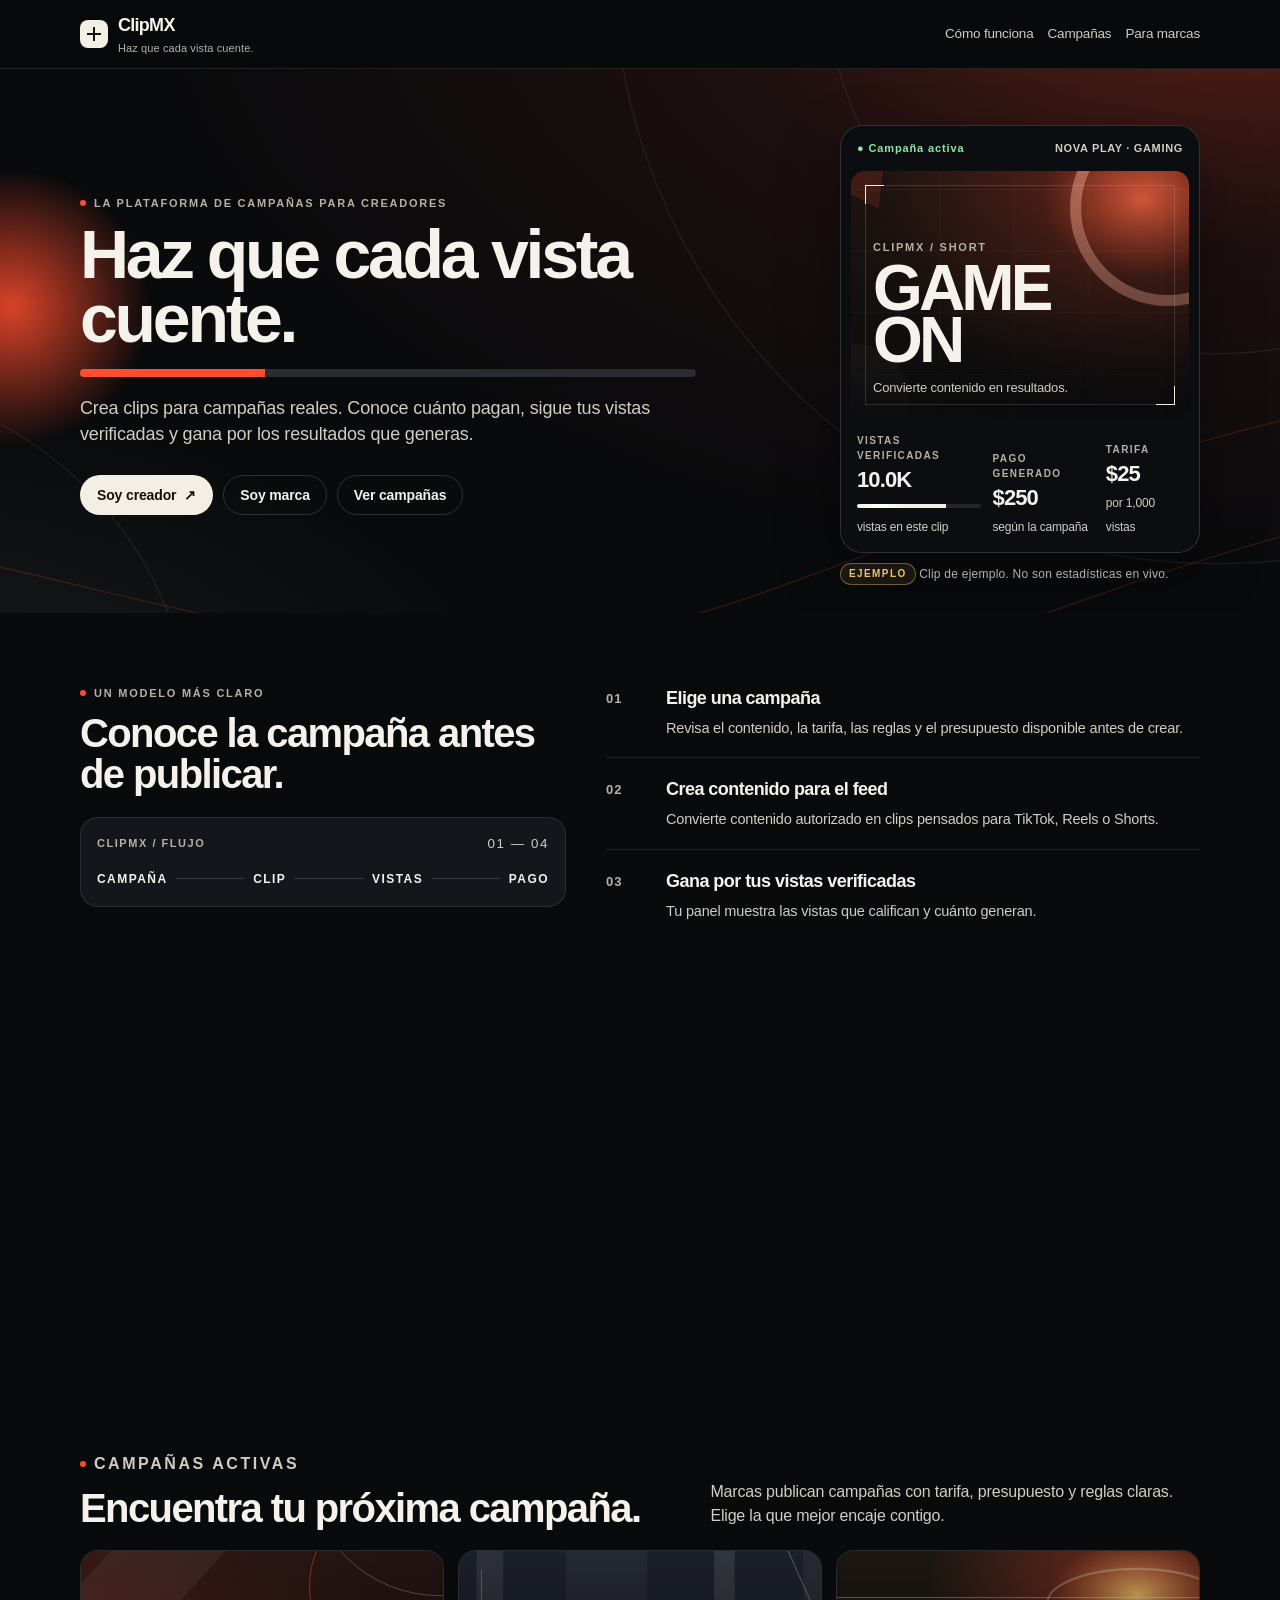
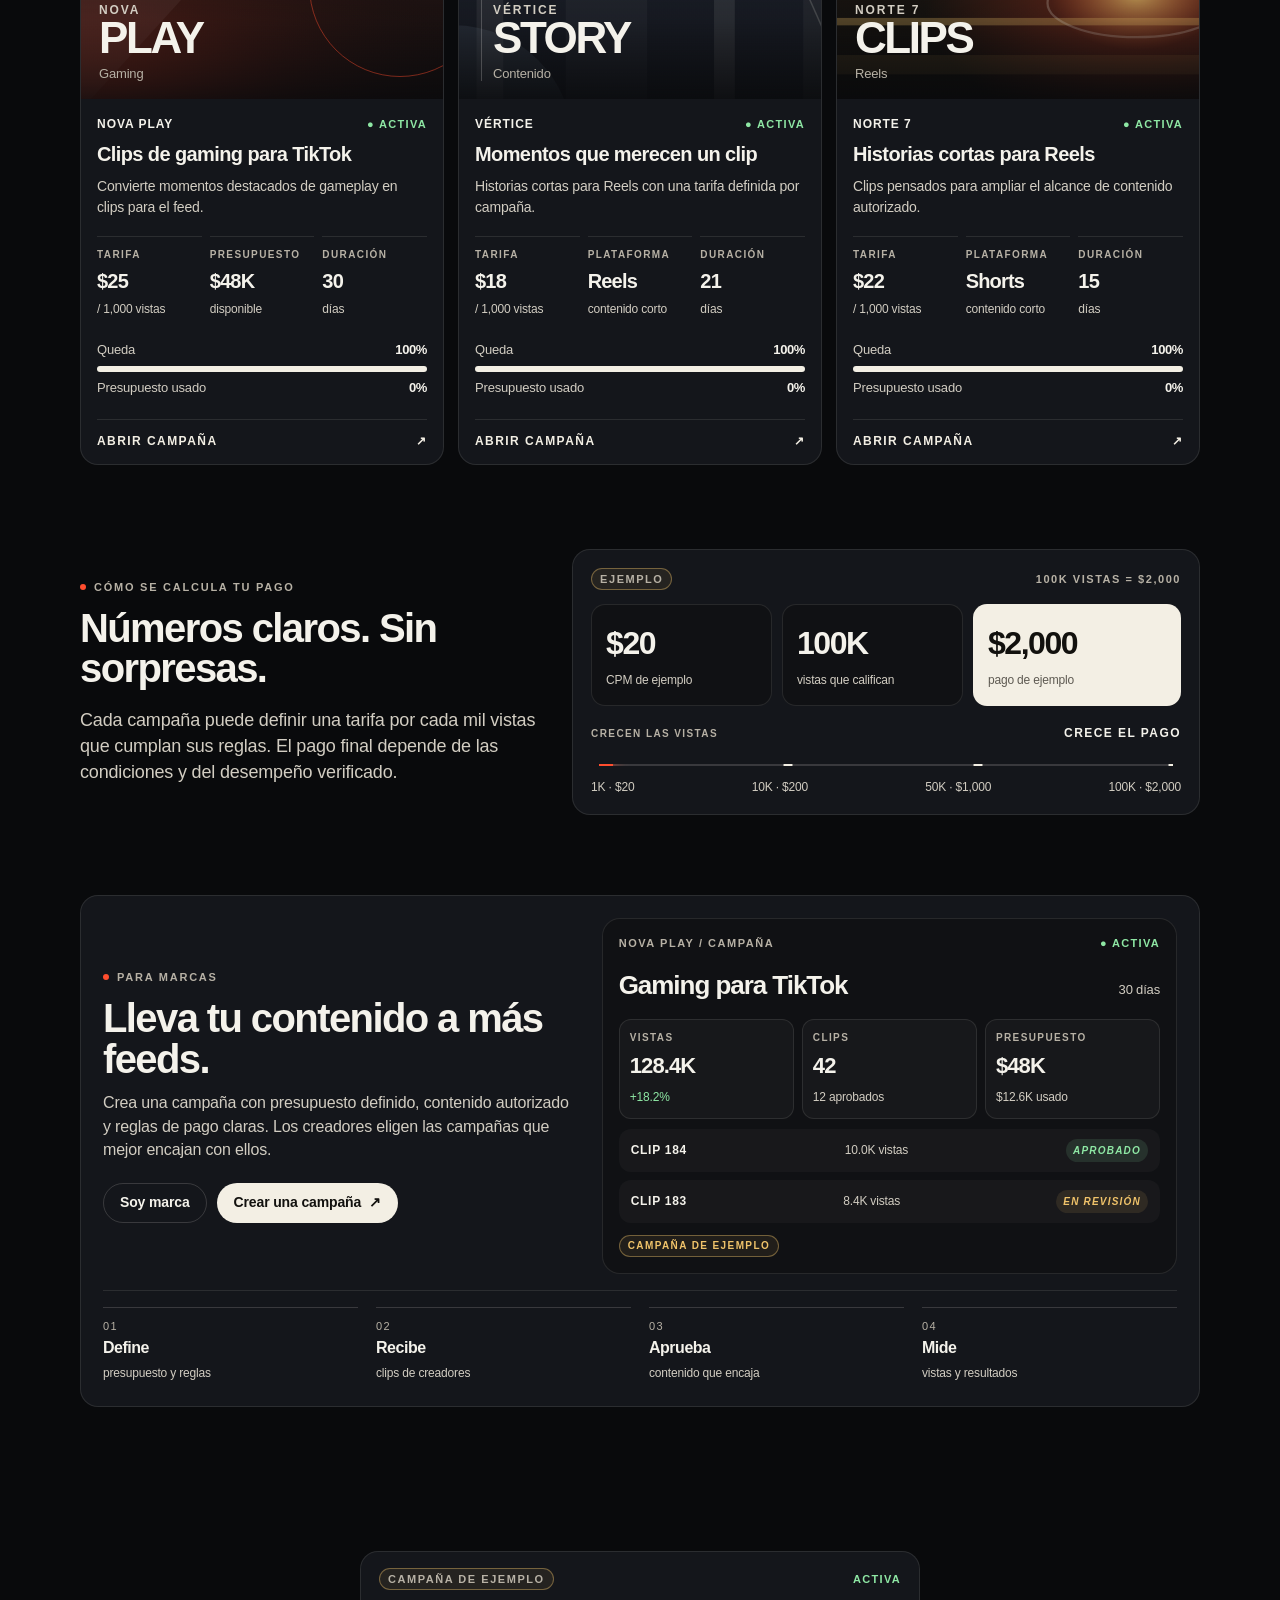
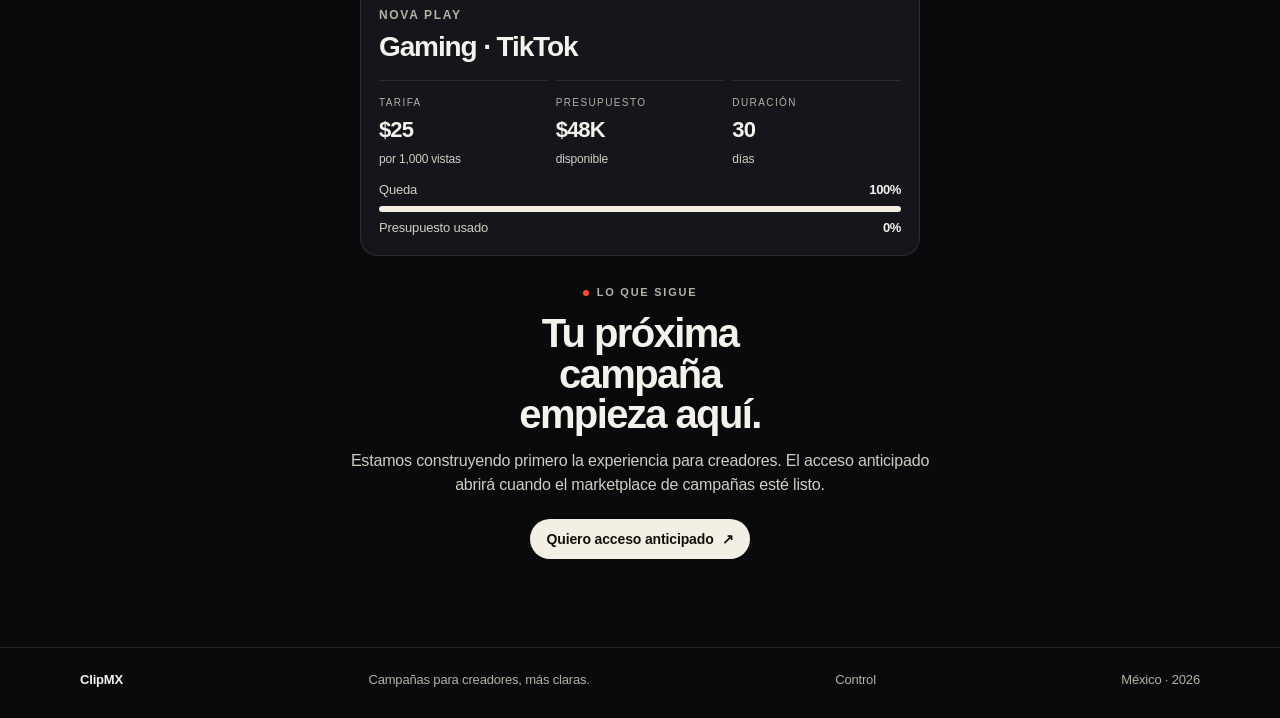
<file: index.html>
<!DOCTYPE html>
<html lang="es">
<head>
  <meta charset="utf-8">
  <meta name="viewport" content="width=device-width, initial-scale=1">
  <title>ClipMX | Haz que cada vista cuente</title>
  <link rel="stylesheet" href="styles.css?v=14">
<style>
  .move-proof { height: 8px; border-radius: 99px; background: #2a2c31; overflow: hidden; margin: 18px 0 0; }
  .move-proof span { display: block; height: 100%; width: 30%; background: #ff4d2e; animation: proof 2.4s ease-in-out infinite; }
  @keyframes proof { 0% { transform: translateX(0); } 50% { transform: translateX(230%); } 100% { transform: translateX(0); } }
</style>
</head>
<body>
  <header class="site-header">
    <div class="wrap">
      <a class="brand" href="index.html" aria-label="ClipMX, inicio">
        <span class="brand-mark" aria-hidden="true">
          <svg width="14" height="14" viewBox="0 0 14 14" fill="none"><path d="M6 0h2v14H6zM0 6h14v2H0z" fill="currentColor"/></svg>
        </span>
        <span>
          <span class="brand-name">ClipMX</span>
          <span class="brand-tag">Haz que cada vista cuente.</span>
        </span>
      </a>
      <nav class="nav-links" aria-label="Principal">
        <a href="#how">Cómo funciona</a>
        <a href="#campaigns">Campañas</a>
        <a href="#brands">Para marcas</a>
      </nav>
    </div>
  </header>

  <main>
    <section class="hero" id="top">
      <div class="drift drift-hero" aria-hidden="true">
        <svg viewBox="0 0 1600 900" preserveAspectRatio="xMidYMid slice" xmlns="http://www.w3.org/2000/svg">
          <defs>
            <radialGradient id="heroBloom" cx="78%" cy="18%" r="52%">
              <stop offset="0%" stop-color="#ff4d2e" stop-opacity="0.34"/>
              <stop offset="46%" stop-color="#ff4d2e" stop-opacity="0.08"/>
              <stop offset="100%" stop-color="#ff4d2e" stop-opacity="0"/>
            </radialGradient>
            <radialGradient id="heroCool" cx="12%" cy="88%" r="48%">
              <stop offset="0%" stop-color="#f3efe4" stop-opacity="0.09"/>
              <stop offset="70%" stop-color="#f3efe4" stop-opacity="0"/>
            </radialGradient>
          </defs>
          <rect width="1600" height="900" fill="#090a0c"/>
          <rect width="1600" height="900" fill="url(#heroBloom)"/>
          <rect width="1600" height="900" fill="url(#heroCool)"/>
          <g fill="none" stroke="#f4f2eb" stroke-opacity="0.07">
            <circle cx="1240" cy="160" r="460"/>
            <circle cx="1240" cy="160" r="300"/>
            <circle cx="180" cy="760" r="280"/>
          </g>
          <g stroke="#ff4d2e" stroke-opacity="0.18" fill="none">
            <path d="M-40 620 C 280 520, 520 780, 900 640 S 1500 420, 1700 560"/>
            <path d="M-40 700 C 300 600, 560 860, 940 720 S 1520 500, 1700 640"/>
          </g>
        </svg>
      </div>
      <div class="wrap hero-grid">
        <div>
          <p class="kicker"><i></i>La plataforma de campañas para creadores</p>
          <h1>Haz que cada vista cuente.</h1>
          <div class="move-proof" aria-hidden="true"><span></span></div>
          <p class="lead">Crea clips para campañas reales. Conoce cuánto pagan, sigue tus vistas verificadas y gana por los resultados que generas.</p>
          <div class="actions">
            <a class="btn btn-primary" href="registro.html?rol=creador">Soy creador <span>↗</span></a>
            <a class="btn btn-ghost" href="registro.html?rol=marca">Soy marca</a>
            <a class="btn btn-ghost" href="#campaigns">Ver campañas</a>
          </div>
        </div>
        <div class="film">
          <article class="film-card" aria-label="Clip de ejemplo, no son estadísticas en vivo">
            <div class="film-top">
              <span>● Campaña activa</span>
              <b>NOVA PLAY · GAMING</b>
            </div>
            <div class="film-scene">
              <div class="drift drift-film" aria-hidden="true">
                <svg viewBox="0 0 900 700" preserveAspectRatio="xMidYMid slice" xmlns="http://www.w3.org/2000/svg">
                  <defs>
                    <linearGradient id="filmBase" x1="0" y1="0" x2="1" y2="1">
                      <stop offset="0%" stop-color="#2a1612"/>
                      <stop offset="48%" stop-color="#14110f"/>
                      <stop offset="100%" stop-color="#0b0c0e"/>
                    </linearGradient>
                    <radialGradient id="filmOrb" cx="72%" cy="28%" r="48%">
                      <stop offset="0%" stop-color="#ff6a45" stop-opacity="0.85"/>
                      <stop offset="38%" stop-color="#ff4d2e" stop-opacity="0.22"/>
                      <stop offset="100%" stop-color="#ff4d2e" stop-opacity="0"/>
                    </radialGradient>
                  </defs>
                  <rect width="900" height="700" fill="url(#filmBase)"/>
                  <rect width="900" height="700" fill="url(#filmOrb)"/>
                  <g stroke="#f4f2eb" stroke-opacity="0.08">
                    <path d="M0 80 H900 M0 180 H900 M0 280 H900 M0 380 H900 M0 480 H900 M0 580 H900"/>
                    <path d="M80 0 V700 M200 0 V700 M320 0 V700 M440 0 V700 M560 0 V700 M680 0 V700 M800 0 V700"/>
                  </g>
                  <circle cx="690" cy="210" r="150" fill="none" stroke="#ffb199" stroke-opacity="0.45" stroke-width="18"/>
                  <circle cx="180" cy="520" r="90" fill="#f3efe4" fill-opacity="0.05"/>
                  <path d="M40 120 L240 40 L220 210 Z" fill="#ff4d2e" fill-opacity="0.16"/>
                </svg>
              </div>
              <div class="drift-veil" aria-hidden="true"></div>
              <div class="finder" aria-hidden="true"></div>
              <div class="film-copy">
                <span>CLIPMX / SHORT</span>
                <strong>GAME<br>ON</strong>
                <small>Convierte contenido en resultados.</small>
              </div>
            </div>
            <div class="film-bottom">
              <div class="metric">
                <span class="metric-label">Vistas verificadas</span>
                <strong>10.0K</strong>
                <div class="meter" aria-hidden="true"><span style="width:72%"></span></div>
                <small>vistas en este clip</small>
              </div>
              <div class="metric">
                <span class="metric-label">Pago generado</span>
                <strong>$250</strong>
                <small>según la campaña</small>
              </div>
              <div class="metric">
                <span class="metric-label">Tarifa</span>
                <strong>$25</strong>
                <small>por 1,000 vistas</small>
              </div>
            </div>
          </article>
          <p class="example-note"><span class="stamp">EJEMPLO</span> Clip de ejemplo. No son estadísticas en vivo.</p>
        </div>
      </div>
    </section>

    <section class="section section-how">
      <div class="wrap section-intro">
        <div>
          <p class="kicker" id="how"><i></i>Un modelo más claro</p>
          <h2>Conoce la campaña antes de publicar.</h2>
          <div class="flow-card" aria-label="Flujo de ClipMX">
            <div class="flow-head">
              <span>CLIPMX / FLUJO</span>
              <small>01 — 04</small>
            </div>
            <div class="flow-track">
              <span>CAMPAÑA</span><i></i>
              <span>CLIP</span><i></i>
              <span>VISTAS</span><i></i>
              <span>PAGO</span>
            </div>
          </div>
        </div>
        <div class="steps">
          <article class="step">
            <span>01</span>
            <div>
              <h3>Elige una campaña</h3>
              <p>Revisa el contenido, la tarifa, las reglas y el presupuesto disponible antes de crear.</p>
            </div>
          </article>
          <article class="step">
            <span>02</span>
            <div>
              <h3>Crea contenido para el feed</h3>
              <p>Convierte contenido autorizado en clips pensados para TikTok, Reels o Shorts.</p>
            </div>
          </article>
          <article class="step">
            <span>03</span>
            <div>
              <h3>Gana por tus vistas verificadas</h3>
              <p>Tu panel muestra las vistas que califican y cuánto generan.</p>
            </div>
          </article>
        </div>
      </div>
    </section>

    <section class="section" style="padding-top:0">
      <div class="wrap">
        <div class="split-head">
          <div>
            <p class="kicker" id="campaigns"><i></i>Campañas activas</p>
            <h2>Encuentra tu próxima campaña.</h2>
          </div>
          <p class="quiet">Marcas publican campañas con tarifa, presupuesto y reglas claras. Elige la que mejor encaje contigo.</p>
        </div>
        <div class="cards-3">
          <a class="campaign linked" id="nova" href="campana-nova.html">
            <div class="cover cover-nova">
              <div class="drift drift-nova" aria-hidden="true">
                <svg viewBox="0 0 800 520" preserveAspectRatio="xMidYMid slice" xmlns="http://www.w3.org/2000/svg">
                  <defs>
                    <radialGradient id="novaGlow" cx="20%" cy="80%" r="70%">
                      <stop offset="0%" stop-color="#ff4d2e" stop-opacity="0.7"/>
                      <stop offset="55%" stop-color="#7a2418" stop-opacity="0.25"/>
                      <stop offset="100%" stop-color="#100c0b" stop-opacity="0"/>
                    </radialGradient>
                    <linearGradient id="novaBase" x1="0" y1="0" x2="1" y2="1">
                      <stop offset="0%" stop-color="#3a1c16"/>
                      <stop offset="100%" stop-color="#100e10"/>
                    </linearGradient>
                  </defs>
                  <rect width="800" height="520" fill="url(#novaBase)"/>
                  <rect width="800" height="520" fill="url(#novaGlow)"/>
                  <g fill="none" stroke="#ffb199" stroke-opacity="0.45">
                    <circle cx="640" cy="40" r="180"/>
                    <circle cx="640" cy="40" r="120"/>
                    <circle cx="640" cy="40" r="60"/>
                  </g>
                  <path d="M-40 420 L360 -20 L460 40 L60 480 Z" fill="#f3efe4" fill-opacity="0.06"/>
                </svg>
              </div>
              <span>NOVA</span>
              <strong>PLAY</strong>
              <em>Gaming</em>
            </div>
            <div class="campaign-body">
              <div class="meta-row">
                <span>NOVA PLAY</span>
                <b class="live">● ACTIVA</b>
              </div>
              <h3>Clips de gaming para TikTok</h3>
              <p class="blurb">Convierte momentos destacados de gameplay en clips para el feed.</p>
              <div class="data">
                <div><small>TARIFA</small><strong>$25</strong><span>/ 1,000 vistas</span></div>
                <div><small>PRESUPUESTO</small><strong>$48K</strong><span>disponible</span></div>
                <div><small>DURACIÓN</small><strong>30</strong><span>días</span></div>
              </div>
              <div class="pct-bar" data-budget="nova" data-kind="queda">
            <div class="pct-bar-top"><span>Queda</span><b data-pct>100%</b></div>
            <div class="meter" data-meter role="meter" aria-valuemin="0" aria-valuemax="100" aria-valuenow="100" aria-label="Queda 100% del presupuesto"><span style="width:100%"></span></div>
            <div class="pct-bar-top pct-bar-sub"><span>Presupuesto usado</span><b data-pct-alt>0%</b></div>
          </div>
              <span class="open-link"><span>ABRIR CAMPAÑA</span><b>↗</b></span>
            </div>
          </a>
          <a class="campaign linked" id="vertice" href="campana-vertice.html">
            <div class="cover cover-vertice">
              <div class="drift drift-vertice" aria-hidden="true">
                <svg viewBox="0 0 800 520" preserveAspectRatio="xMidYMid slice" xmlns="http://www.w3.org/2000/svg">
                  <defs>
                    <linearGradient id="verticeBase" x1="0" y1="0" x2="0" y2="1">
                      <stop offset="0%" stop-color="#222733"/>
                      <stop offset="100%" stop-color="#101218"/>
                    </linearGradient>
                  </defs>
                  <rect width="800" height="520" fill="url(#verticeBase)"/>
                  <g fill="#f4f2eb">
                    <rect x="40" y="-40" width="70" height="640" fill-opacity="0.05"/>
                    <rect x="180" y="-80" width="36" height="700" fill-opacity="0.08"/>
                    <rect x="300" y="-20" width="110" height="600" fill-opacity="0.04"/>
                    <rect x="500" y="-60" width="28" height="680" fill-opacity="0.1"/>
                    <rect x="620" y="-30" width="90" height="620" fill-opacity="0.05"/>
                  </g>
                  <circle cx="150" cy="420" r="160" fill="#9eb0c8" fill-opacity="0.12"/>
                  <path d="M520 -20 L760 520" stroke="#f4f2eb" stroke-opacity="0.2" stroke-width="2"/>
                </svg>
              </div>
              <span>VÉRTICE</span>
              <strong>STORY</strong>
              <em>Contenido</em>
            </div>
            <div class="campaign-body">
              <div class="meta-row">
                <span>VÉRTICE</span>
                <b class="live">● ACTIVA</b>
              </div>
              <h3>Momentos que merecen un clip</h3>
              <p class="blurb">Historias cortas para Reels con una tarifa definida por campaña.</p>
              <div class="data">
                <div><small>TARIFA</small><strong>$18</strong><span>/ 1,000 vistas</span></div>
                <div><small>PLATAFORMA</small><strong>Reels</strong><span>contenido corto</span></div>
                <div><small>DURACIÓN</small><strong>21</strong><span>días</span></div>
              </div>
              <div class="pct-bar" data-budget="vertice" data-kind="queda">
            <div class="pct-bar-top"><span>Queda</span><b data-pct>100%</b></div>
            <div class="meter" data-meter role="meter" aria-valuemin="0" aria-valuemax="100" aria-valuenow="100" aria-label="Queda 100% del presupuesto"><span style="width:100%"></span></div>
            <div class="pct-bar-top pct-bar-sub"><span>Presupuesto usado</span><b data-pct-alt>0%</b></div>
          </div>
              <span class="open-link"><span>ABRIR CAMPAÑA</span><b>↗</b></span>
            </div>
          </a>
          <a class="campaign linked" id="norte" href="campana-norte.html">
            <div class="cover cover-norte">
              <div class="drift drift-norte" aria-hidden="true">
                <svg viewBox="0 0 800 520" preserveAspectRatio="xMidYMid slice" xmlns="http://www.w3.org/2000/svg">
                  <defs>
                    <linearGradient id="norteSky" x1="0" y1="0" x2="0" y2="1">
                      <stop offset="0%" stop-color="#2a2118"/>
                      <stop offset="55%" stop-color="#14110e"/>
                      <stop offset="100%" stop-color="#0d0c0b"/>
                    </linearGradient>
                    <radialGradient id="norteSun" cx="70%" cy="42%" r="36%">
                      <stop offset="0%" stop-color="#f0c36a" stop-opacity="0.85"/>
                      <stop offset="40%" stop-color="#ff4d2e" stop-opacity="0.25"/>
                      <stop offset="100%" stop-color="#ff4d2e" stop-opacity="0"/>
                    </radialGradient>
                  </defs>
                  <rect width="800" height="520" fill="url(#norteSky)"/>
                  <rect width="800" height="520" fill="url(#norteSun)"/>
                  <g fill="#f0c36a">
                    <rect x="-40" y="250" width="900" height="10" fill-opacity="0.35"/>
                    <rect x="-40" y="300" width="900" height="26" fill-opacity="0.12"/>
                    <rect x="-40" y="360" width="900" height="8" fill-opacity="0.28"/>
                    <rect x="-40" y="410" width="900" height="48" fill-opacity="0.08"/>
                  </g>
                  <ellipse cx="560" cy="230" rx="120" ry="46" fill="none" stroke="#f3efe4" stroke-opacity="0.25" stroke-width="3"/>
                </svg>
              </div>
              <span>NORTE 7</span>
              <strong>CLIPS</strong>
              <em>Reels</em>
            </div>
            <div class="campaign-body">
              <div class="meta-row">
                <span>NORTE 7</span>
                <b class="live">● ACTIVA</b>
              </div>
              <h3>Historias cortas para Reels</h3>
              <p class="blurb">Clips pensados para ampliar el alcance de contenido autorizado.</p>
              <div class="data">
                <div><small>TARIFA</small><strong>$22</strong><span>/ 1,000 vistas</span></div>
                <div><small>PLATAFORMA</small><strong>Shorts</strong><span>contenido corto</span></div>
                <div><small>DURACIÓN</small><strong>15</strong><span>días</span></div>
              </div>
              <div class="pct-bar" data-budget="norte" data-kind="queda">
            <div class="pct-bar-top"><span>Queda</span><b data-pct>100%</b></div>
            <div class="meter" data-meter role="meter" aria-valuemin="0" aria-valuemax="100" aria-valuenow="100" aria-label="Queda 100% del presupuesto"><span style="width:100%"></span></div>
            <div class="pct-bar-top pct-bar-sub"><span>Presupuesto usado</span><b data-pct-alt>0%</b></div>
          </div>
              <span class="open-link"><span>ABRIR CAMPAÑA</span><b>↗</b></span>
            </div>
          </a>
        </div>
      </div>
    </section>

    <section class="section" id="earnings" style="padding-top:12px">
      <div class="wrap earn-grid">
        <div>
          <p class="kicker"><i></i>Cómo se calcula tu pago</p>
          <h2>Números claros. Sin sorpresas.</h2>
          <p class="lead">Cada campaña puede definir una tarifa por cada mil vistas que cumplan sus reglas. El pago final depende de las condiciones y del desempeño verificado.</p>
        </div>
        <div class="panel rate-board">
          <div class="flow-head" style="margin-bottom:14px">
            <span class="stamp">EJEMPLO</span>
            <span>100K vistas = $2,000</span>
          </div>
          <div class="rate-grid">
            <div class="rate-cell"><strong>$20</strong><small>CPM de ejemplo</small></div>
            <div class="rate-cell"><strong>100K</strong><small>vistas que califican</small></div>
            <div class="rate-cell rate-total"><strong>$2,000</strong><small>pago de ejemplo</small></div>
          </div>
          <div class="scale">
            <div class="scale-head"><span>Crecen las vistas</span><b>CRECE EL PAGO</b></div>
            <div class="scale-track" aria-hidden="true"><i></i><i></i><i></i><i></i></div>
            <div class="scale-labels">
              <span>1K · $20</span>
              <span>10K · $200</span>
              <span>50K · $1,000</span>
              <span>100K · $2,000</span>
            </div>
          </div>
        </div>
      </div>
    </section>

    <section class="section" style="padding-top:8px">
      <div class="wrap panel brand-block">
        <div class="brand-grid">
          <div class="brand-copy">
            <p class="kicker" id="brands"><i></i>Para marcas</p>
            <h2>Lleva tu contenido a más feeds.</h2>
            <p class="lead">Crea una campaña con presupuesto definido, contenido autorizado y reglas de pago claras. Los creadores eligen las campañas que mejor encajan con ellos.</p>
            <div class="actions">
              <a class="btn btn-ghost" href="registro.html?rol=marca">Soy marca</a>
              <a class="btn btn-primary" href="crear-campana.html">Crear una campaña <span>↗</span></a>
            </div>
          </div>
          <div class="mini" aria-label="Campaña de ejemplo de NOVA PLAY">
            <div class="mini-top">
              <span>NOVA PLAY / CAMPAÑA</span>
              <b class="live">● ACTIVA</b>
            </div>
            <div class="mini-title">
              <strong>Gaming para TikTok</strong>
              <span>30 días</span>
            </div>
            <div class="mini-metrics">
              <div><small>VISTAS</small><strong>128.4K</strong><span class="delta">+18.2%</span></div>
              <div><small>CLIPS</small><strong>42</strong><span>12 aprobados</span></div>
              <div><small>PRESUPUESTO</small><strong>$48K</strong><span>$12.6K usado</span></div>
            </div>
            <div class="clip-list">
              <div class="clip-row"><b>CLIP 184</b><span>10.0K vistas</span><em class="badge badge-ok">APROBADO</em></div>
              <div class="clip-row"><b>CLIP 183</b><span>8.4K vistas</span><em class="badge badge-wait">EN REVISIÓN</em></div>
            </div>
            <p class="example-note" style="margin-top:12px"><span class="stamp">CAMPAÑA DE EJEMPLO</span></p>
          </div>
        </div>
        <div class="brand-flow">
          <div><span>01</span><strong>Define</strong><small>presupuesto y reglas</small></div>
          <i></i>
          <div><span>02</span><strong>Recibe</strong><small>clips de creadores</small></div>
          <i></i>
          <div><span>03</span><strong>Aprueba</strong><small>contenido que encaja</small></div>
          <i></i>
          <div><span>04</span><strong>Mide</strong><small>vistas y resultados</small></div>
        </div>
      </div>
    </section>

    <section class="section close" id="join">
      <div class="wrap">
        <article class="close-card" aria-label="Campaña de ejemplo">
          <div class="close-top">
            <span class="stamp">CAMPAÑA DE EJEMPLO</span>
            <b class="live">ACTIVA</b>
          </div>
          <div class="close-title">
            <span>NOVA PLAY</span>
            <strong>Gaming · TikTok</strong>
          </div>
          <div class="close-stats">
            <div><small>TARIFA</small><strong>$25</strong><span>por 1,000 vistas</span></div>
            <div><small>PRESUPUESTO</small><strong>$48K</strong><span>disponible</span></div>
            <div><small>DURACIÓN</small><strong>30</strong><span>días</span></div>
          </div>
          <div class="pct-bar" data-budget="nova" data-kind="queda">
            <div class="pct-bar-top"><span>Queda</span><b data-pct>100%</b></div>
            <div class="meter" data-meter role="meter" aria-valuemin="0" aria-valuemax="100" aria-valuenow="100" aria-label="Queda 100% del presupuesto"><span style="width:100%"></span></div>
            <div class="pct-bar-top pct-bar-sub"><span>Presupuesto usado</span><b data-pct-alt>0%</b></div>
          </div>
        </article>
        <p class="kicker" style="justify-content:center"><i></i>Lo que sigue</p>
        <h2>Tu próxima campaña empieza aquí.</h2>
        <p class="quiet">Estamos construyendo primero la experiencia para creadores. El acceso anticipado abrirá cuando el marketplace de campañas esté listo.</p>
        <a class="btn btn-primary" href="mailto:hello@clipmx.mx">Quiero acceso anticipado <span>↗</span></a>
      </div>
    </section>
  </main>

  <footer class="site-footer">
    <div class="wrap">
      <strong>ClipMX</strong>
      <span>Campañas para creadores, más claras.</span>
      <a href="control.html">Control</a>
      <span>México · 2026</span>
    </div>
  </footer>
  <script src="site.js?v=11"></script>
</body>
</html>
</file>
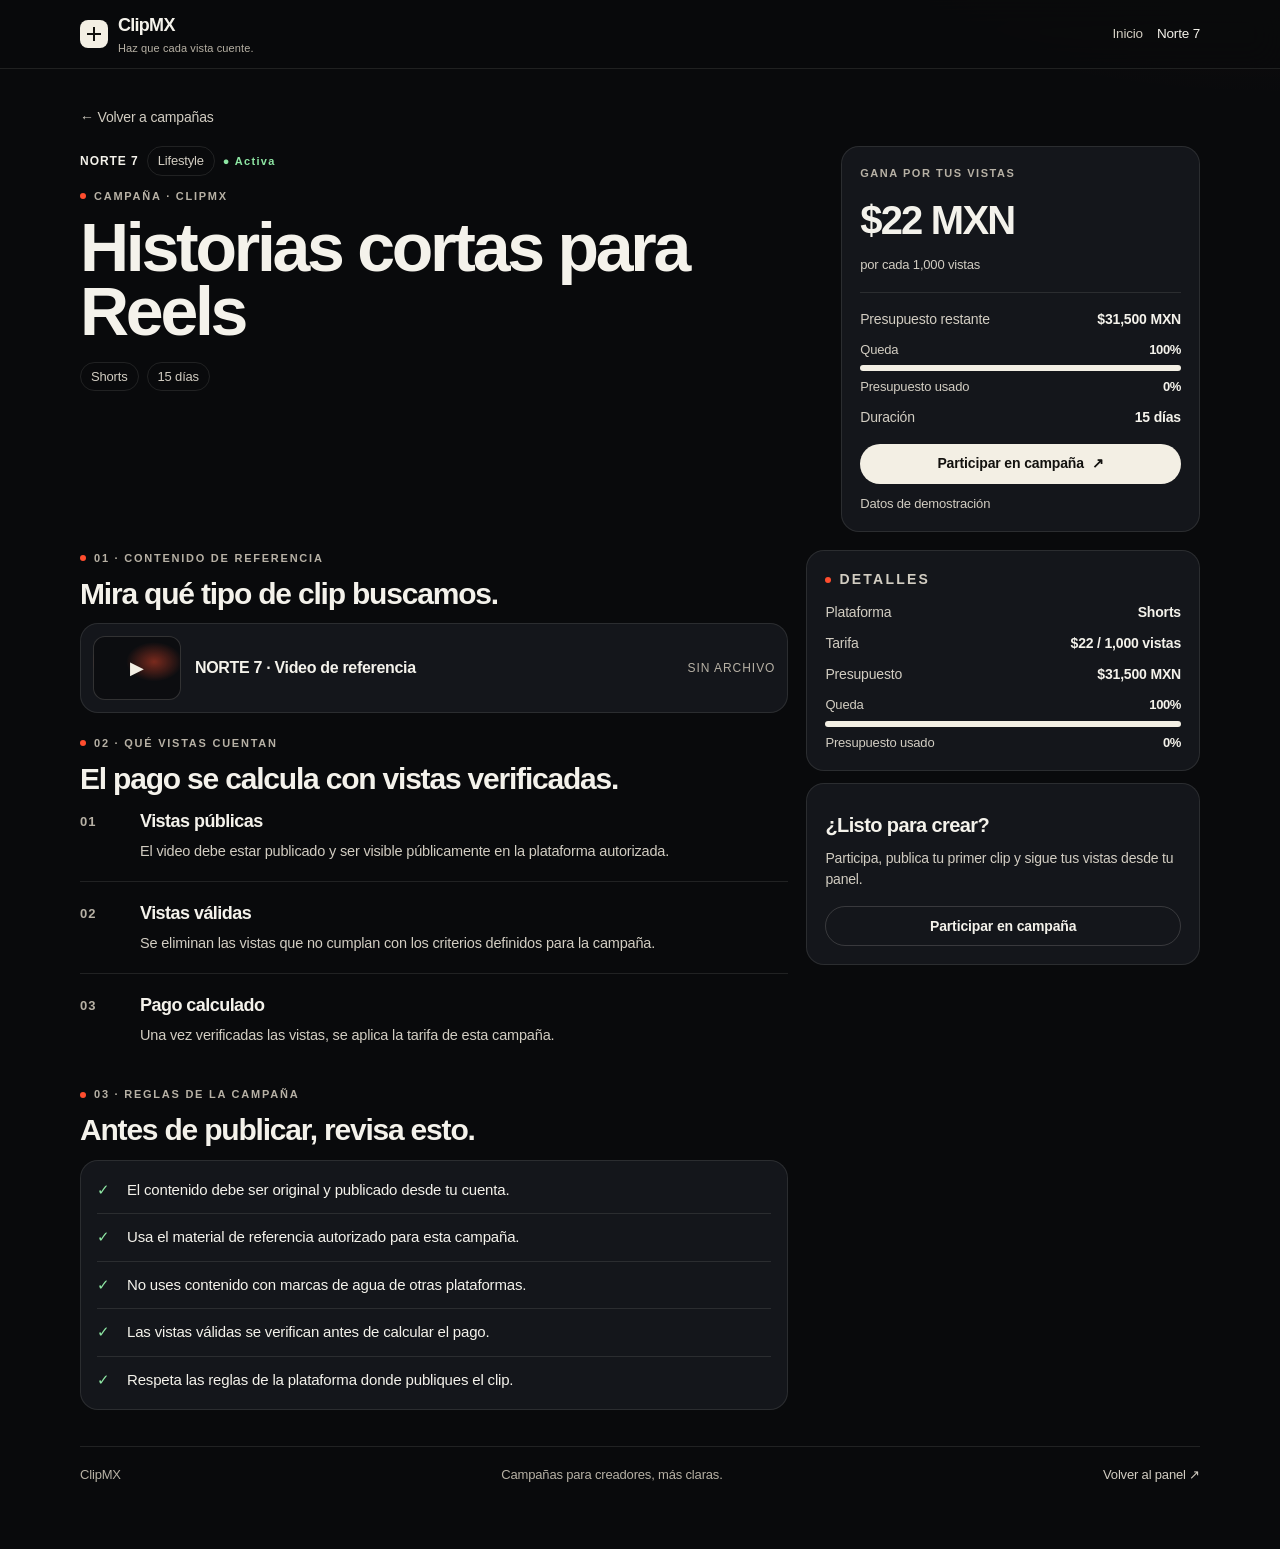
<file: campana-norte.html>
<!DOCTYPE html>
<html lang="es">
<head>
  <meta charset="utf-8">
  <meta name="viewport" content="width=device-width, initial-scale=1">
  <title>ClipMX | Historias cortas para Reels</title>
  <link rel="stylesheet" href="styles.css?v=14">
</head>
<body>
  <header class="site-header">
    <div class="wrap">
      <a class="brand" href="index.html" aria-label="ClipMX, inicio">
        <span class="brand-mark" aria-hidden="true">
          <svg width="14" height="14" viewBox="0 0 14 14" fill="none"><path d="M6 0h2v14H6zM0 6h14v2H0z" fill="currentColor"/></svg>
        </span>
        <span>
          <span class="brand-name">ClipMX</span>
          <span class="brand-tag">Haz que cada vista cuente.</span>
        </span>
      </a>
      <nav class="nav-links" aria-label="Principal">
        <a href="index.html">Inicio</a>
        <a href="campana-norte.html" class="active">Norte 7</a>
      </nav>
    </div>
  </header>
  <main class="dash">
    <div class="wrap">
      <a class="back-link" href="creador.html">← Volver a campañas</a>
      <div class="detail-hero">
        <div>
          <div class="brand-row">
            <span class="meta-row"><span>NORTE 7</span></span>
            <span class="tag">Lifestyle</span>
            <b class="live">● Activa</b>
          </div>
          <p class="kicker"><i></i>Campaña · ClipMX</p>
          <h1>Historias cortas para Reels</h1>
          
          <div class="meta-chips"><span>Shorts</span><span>15 días</span></div>
        </div>
        <aside class="earn-card">
          <span>Gana por tus vistas</span>
          <strong>$22 MXN</strong>
          <small>por cada 1,000 vistas</small>
          <hr>
          <div class="earn-line"><span>Presupuesto restante</span><b data-remain="norte">$31,500 MXN</b></div>
          <div class="pct-bar" data-budget="norte" data-kind="queda">
            <div class="pct-bar-top"><span>Queda</span><b data-pct>100%</b></div>
            <div class="meter" data-meter role="meter" aria-valuemin="0" aria-valuemax="100" aria-valuenow="100" aria-label="Queda 100% del presupuesto"><span style="width:100%"></span></div>
            <div class="pct-bar-top pct-bar-sub"><span>Presupuesto usado</span><b data-pct-alt>0%</b></div>
          </div>
          <div class="earn-line"><span>Duración</span><b>15 días</b></div>
          <a class="btn btn-primary" href="creador.html?unirse=norte">Participar en campaña <span>↗</span></a>
          <small class="demo-note">Datos de demostración</small>
        </aside>
      </div>
      <div class="detail-layout">
        <div class="detail-main">
          <section class="detail-block">
            <p class="kicker"><i></i>01 · Contenido de referencia</p>
            <h2>Mira qué tipo de clip buscamos.</h2>
            <div class="ref-card" role="group" aria-label="Marcador de posición. No hay un archivo de video.">
              <button class="ref-stage" type="button" data-play aria-label="Reproducir referencia">▶</button>
              <div>
                <strong>NORTE 7 · Video de referencia</strong>
                
              </div>
              <em>SIN ARCHIVO</em>
            </div>
          </section>
          <section class="detail-block">
            <p class="kicker"><i></i>02 · Qué vistas cuentan</p>
            <h2>El pago se calcula con vistas verificadas.</h2>
            <div class="steps">
            <article class="step"><span>01</span><div><h3>Vistas públicas</h3><p>El video debe estar publicado y ser visible públicamente en la plataforma autorizada.</p></div></article>
            <article class="step"><span>02</span><div><h3>Vistas válidas</h3><p>Se eliminan las vistas que no cumplan con los criterios definidos para la campaña.</p></div></article>
            <article class="step"><span>03</span><div><h3>Pago calculado</h3><p>Una vez verificadas las vistas, se aplica la tarifa de esta campaña.</p></div></article>
          </div>
          </section>
          <section class="detail-block">
            <p class="kicker"><i></i>03 · Reglas de la campaña</p>
            <h2>Antes de publicar, revisa esto.</h2>
            <ul class="rules">
            <li><span>✓</span>El contenido debe ser original y publicado desde tu cuenta.</li>
            <li><span>✓</span>Usa el material de referencia autorizado para esta campaña.</li>
            <li><span>✓</span>No uses contenido con marcas de agua de otras plataformas.</li>
            <li><span>✓</span>Las vistas válidas se verifican antes de calcular el pago.</li>
            <li><span>✓</span>Respeta las reglas de la plataforma donde publiques el clip.</li>
          </ul>
          </section>
        </div>
        <aside class="side-stack">
          <div class="side-card">
            <p class="kicker"><i></i>Detalles</p>
            <div class="side-row"><span>Plataforma</span><strong>Shorts</strong></div>
            <div class="side-row"><span>Tarifa</span><strong>$22 / 1,000 vistas</strong></div>
            <div class="side-row"><span>Presupuesto</span><strong data-remain="norte">$31,500 MXN</strong></div>
            <div class="pct-bar" data-budget="norte" data-kind="queda">
            <div class="pct-bar-top"><span>Queda</span><b data-pct>100%</b></div>
            <div class="meter" data-meter role="meter" aria-valuemin="0" aria-valuemax="100" aria-valuenow="100" aria-label="Queda 100% del presupuesto"><span style="width:100%"></span></div>
            <div class="pct-bar-top pct-bar-sub"><span>Presupuesto usado</span><b data-pct-alt>0%</b></div>
          </div>
          </div>
          <div class="side-card">
            <h3>¿Listo para crear?</h3>
            <p>Participa, publica tu primer clip y sigue tus vistas desde tu panel.</p>
            <a class="btn btn-ghost" href="creador.html?unirse=norte">Participar en campaña</a>
          </div>
        </aside>
      </div>
      <footer class="dash-footer">
        <span>ClipMX</span>
        <span>Campañas para creadores, más claras.</span>
        <a href="creador.html">Volver al panel ↗</a>
      </footer>
    </div>
  </main>
  <script src="site.js?v=11"></script>
</body>
</html>
</file>
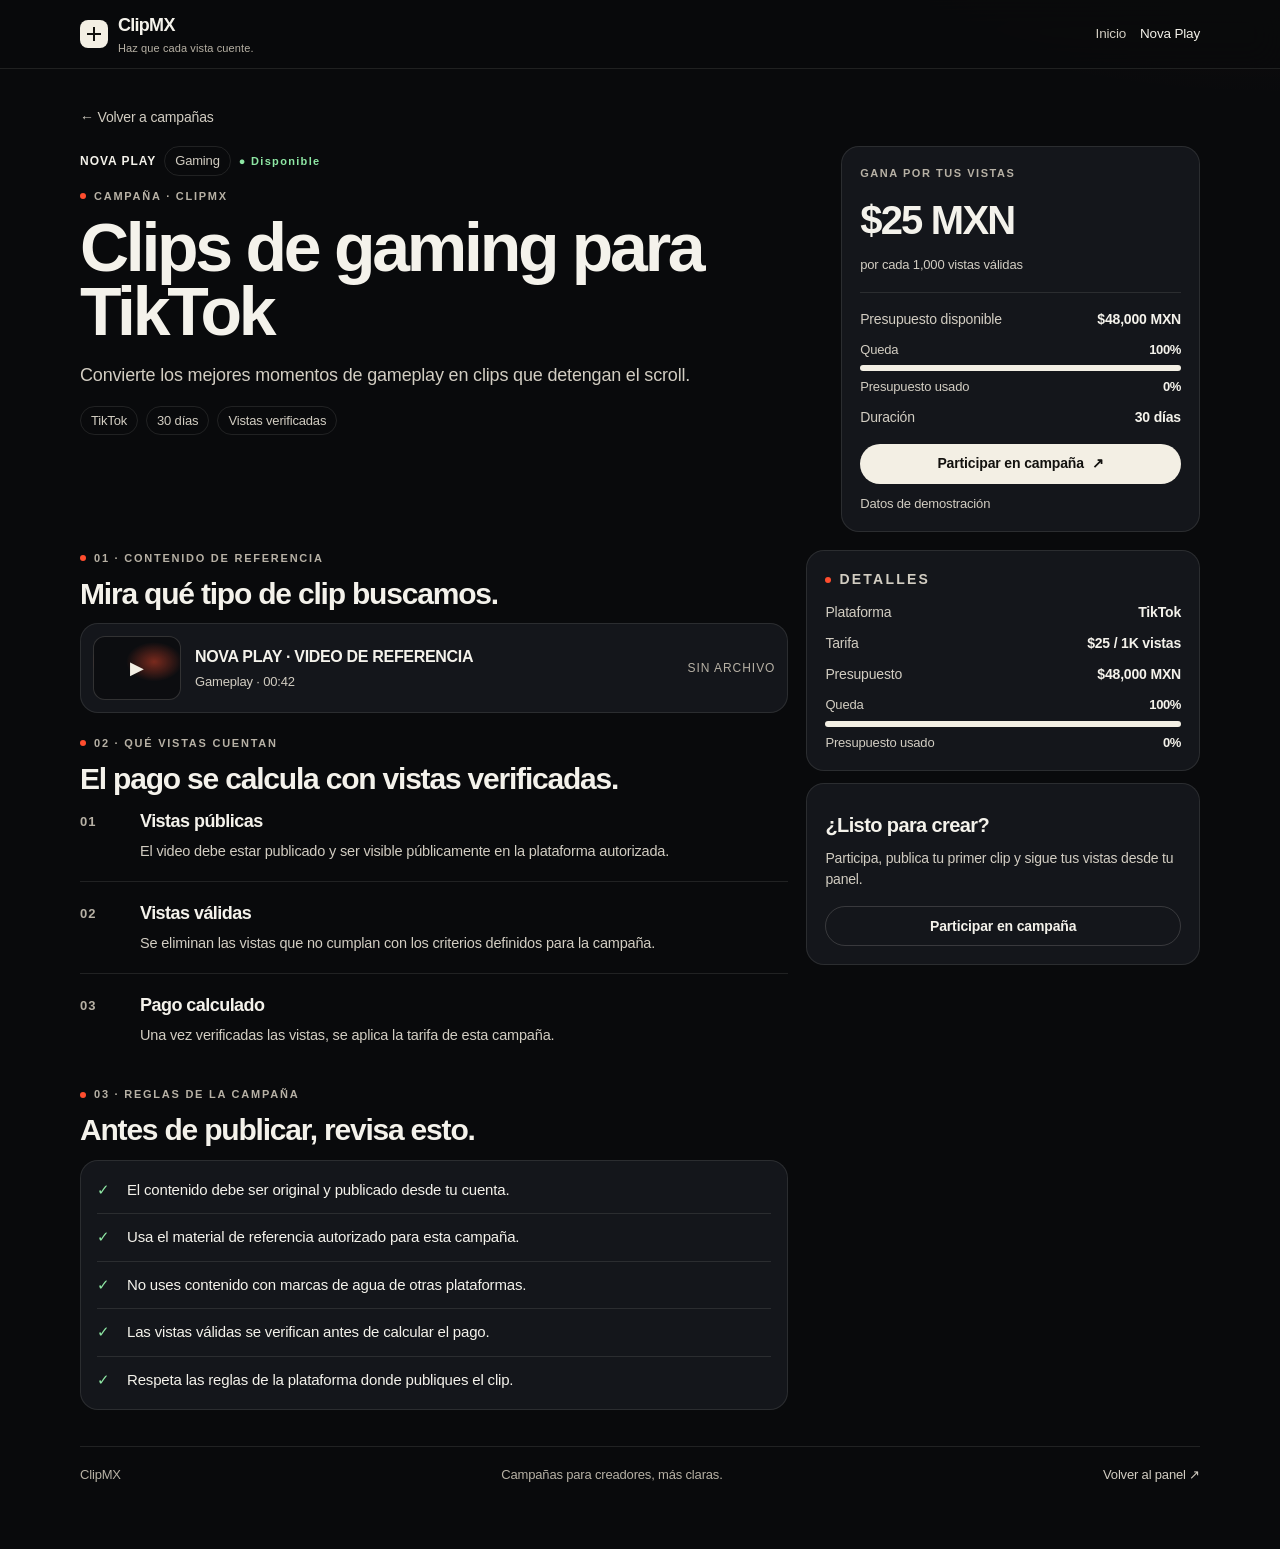
<file: campana-nova.html>
<!DOCTYPE html>
<html lang="es">
<head>
  <meta charset="utf-8">
  <meta name="viewport" content="width=device-width, initial-scale=1">
  <title>ClipMX | Clips de gaming para TikTok</title>
  <link rel="stylesheet" href="styles.css?v=14">
</head>
<body>
  <header class="site-header">
    <div class="wrap">
      <a class="brand" href="index.html" aria-label="ClipMX, inicio">
        <span class="brand-mark" aria-hidden="true">
          <svg width="14" height="14" viewBox="0 0 14 14" fill="none"><path d="M6 0h2v14H6zM0 6h14v2H0z" fill="currentColor"/></svg>
        </span>
        <span>
          <span class="brand-name">ClipMX</span>
          <span class="brand-tag">Haz que cada vista cuente.</span>
        </span>
      </a>
      <nav class="nav-links" aria-label="Principal">
        <a href="index.html">Inicio</a>
        <a href="campana-nova.html" class="active">Nova Play</a>
      </nav>
    </div>
  </header>
  <main class="dash">
    <div class="wrap">
      <a class="back-link" href="creador.html">← Volver a campañas</a>
      <div class="detail-hero">
        <div>
          <div class="brand-row">
            <span class="meta-row"><span>NOVA PLAY</span></span>
            <span class="tag">Gaming</span>
            <b class="live">● Disponible</b>
          </div>
          <p class="kicker"><i></i>Campaña · ClipMX</p>
          <h1>Clips de gaming para TikTok</h1>
          <p class="lead">Convierte los mejores momentos de gameplay en clips que detengan el scroll.</p>
          <div class="meta-chips"><span>TikTok</span><span>30 días</span><span>Vistas verificadas</span></div>
        </div>
        <aside class="earn-card">
          <span>Gana por tus vistas</span>
          <strong>$25 MXN</strong>
          <small>por cada 1,000 vistas válidas</small>
          <hr>
          <div class="earn-line"><span>Presupuesto disponible</span><b data-remain="nova">$48,000 MXN</b></div>
          <div class="pct-bar" data-budget="nova" data-kind="queda">
            <div class="pct-bar-top"><span>Queda</span><b data-pct>100%</b></div>
            <div class="meter" data-meter role="meter" aria-valuemin="0" aria-valuemax="100" aria-valuenow="100" aria-label="Queda 100% del presupuesto"><span style="width:100%"></span></div>
            <div class="pct-bar-top pct-bar-sub"><span>Presupuesto usado</span><b data-pct-alt>0%</b></div>
          </div>
          <div class="earn-line"><span>Duración</span><b>30 días</b></div>
          <a class="btn btn-primary" href="creador.html?unirse=nova">Participar en campaña <span>↗</span></a>
          <small class="demo-note">Datos de demostración</small>
        </aside>
      </div>
      <div class="detail-layout">
        <div class="detail-main">
          <section class="detail-block">
            <p class="kicker"><i></i>01 · Contenido de referencia</p>
            <h2>Mira qué tipo de clip buscamos.</h2>
            <div class="ref-card" role="group" aria-label="Marcador de posición. No hay un archivo de video.">
              <button class="ref-stage" type="button" data-play aria-label="Reproducir referencia">▶</button>
              <div>
                <strong>NOVA PLAY · VIDEO DE REFERENCIA</strong>
                <p>Gameplay · 00:42</p>
              </div>
              <em>SIN ARCHIVO</em>
            </div>
          </section>
          <section class="detail-block">
            <p class="kicker"><i></i>02 · Qué vistas cuentan</p>
            <h2>El pago se calcula con vistas verificadas.</h2>
            <div class="steps">
            <article class="step"><span>01</span><div><h3>Vistas públicas</h3><p>El video debe estar publicado y ser visible públicamente en la plataforma autorizada.</p></div></article>
            <article class="step"><span>02</span><div><h3>Vistas válidas</h3><p>Se eliminan las vistas que no cumplan con los criterios definidos para la campaña.</p></div></article>
            <article class="step"><span>03</span><div><h3>Pago calculado</h3><p>Una vez verificadas las vistas, se aplica la tarifa de esta campaña.</p></div></article>
          </div>
          </section>
          <section class="detail-block">
            <p class="kicker"><i></i>03 · Reglas de la campaña</p>
            <h2>Antes de publicar, revisa esto.</h2>
            <ul class="rules">
            <li><span>✓</span>El contenido debe ser original y publicado desde tu cuenta.</li>
            <li><span>✓</span>Usa el material de referencia autorizado para esta campaña.</li>
            <li><span>✓</span>No uses contenido con marcas de agua de otras plataformas.</li>
            <li><span>✓</span>Las vistas válidas se verifican antes de calcular el pago.</li>
            <li><span>✓</span>Respeta las reglas de la plataforma donde publiques el clip.</li>
          </ul>
          </section>
        </div>
        <aside class="side-stack">
          <div class="side-card">
            <p class="kicker"><i></i>Detalles</p>
            <div class="side-row"><span>Plataforma</span><strong>TikTok</strong></div>
            <div class="side-row"><span>Tarifa</span><strong>$25 / 1K vistas</strong></div>
            <div class="side-row"><span>Presupuesto</span><strong data-remain="nova">$48,000 MXN</strong></div>
            <div class="pct-bar" data-budget="nova" data-kind="queda">
            <div class="pct-bar-top"><span>Queda</span><b data-pct>100%</b></div>
            <div class="meter" data-meter role="meter" aria-valuemin="0" aria-valuemax="100" aria-valuenow="100" aria-label="Queda 100% del presupuesto"><span style="width:100%"></span></div>
            <div class="pct-bar-top pct-bar-sub"><span>Presupuesto usado</span><b data-pct-alt>0%</b></div>
          </div>
          </div>
          <div class="side-card">
            <h3>¿Listo para crear?</h3>
            <p>Participa, publica tu primer clip y sigue tus vistas desde tu panel.</p>
            <a class="btn btn-ghost" href="creador.html?unirse=nova">Participar en campaña</a>
          </div>
        </aside>
      </div>
      <footer class="dash-footer">
        <span>ClipMX</span>
        <span>Campañas para creadores, más claras.</span>
        <a href="creador.html">Volver al panel ↗</a>
      </footer>
    </div>
  </main>
  <script src="site.js?v=11"></script>
</body>
</html>
</file>
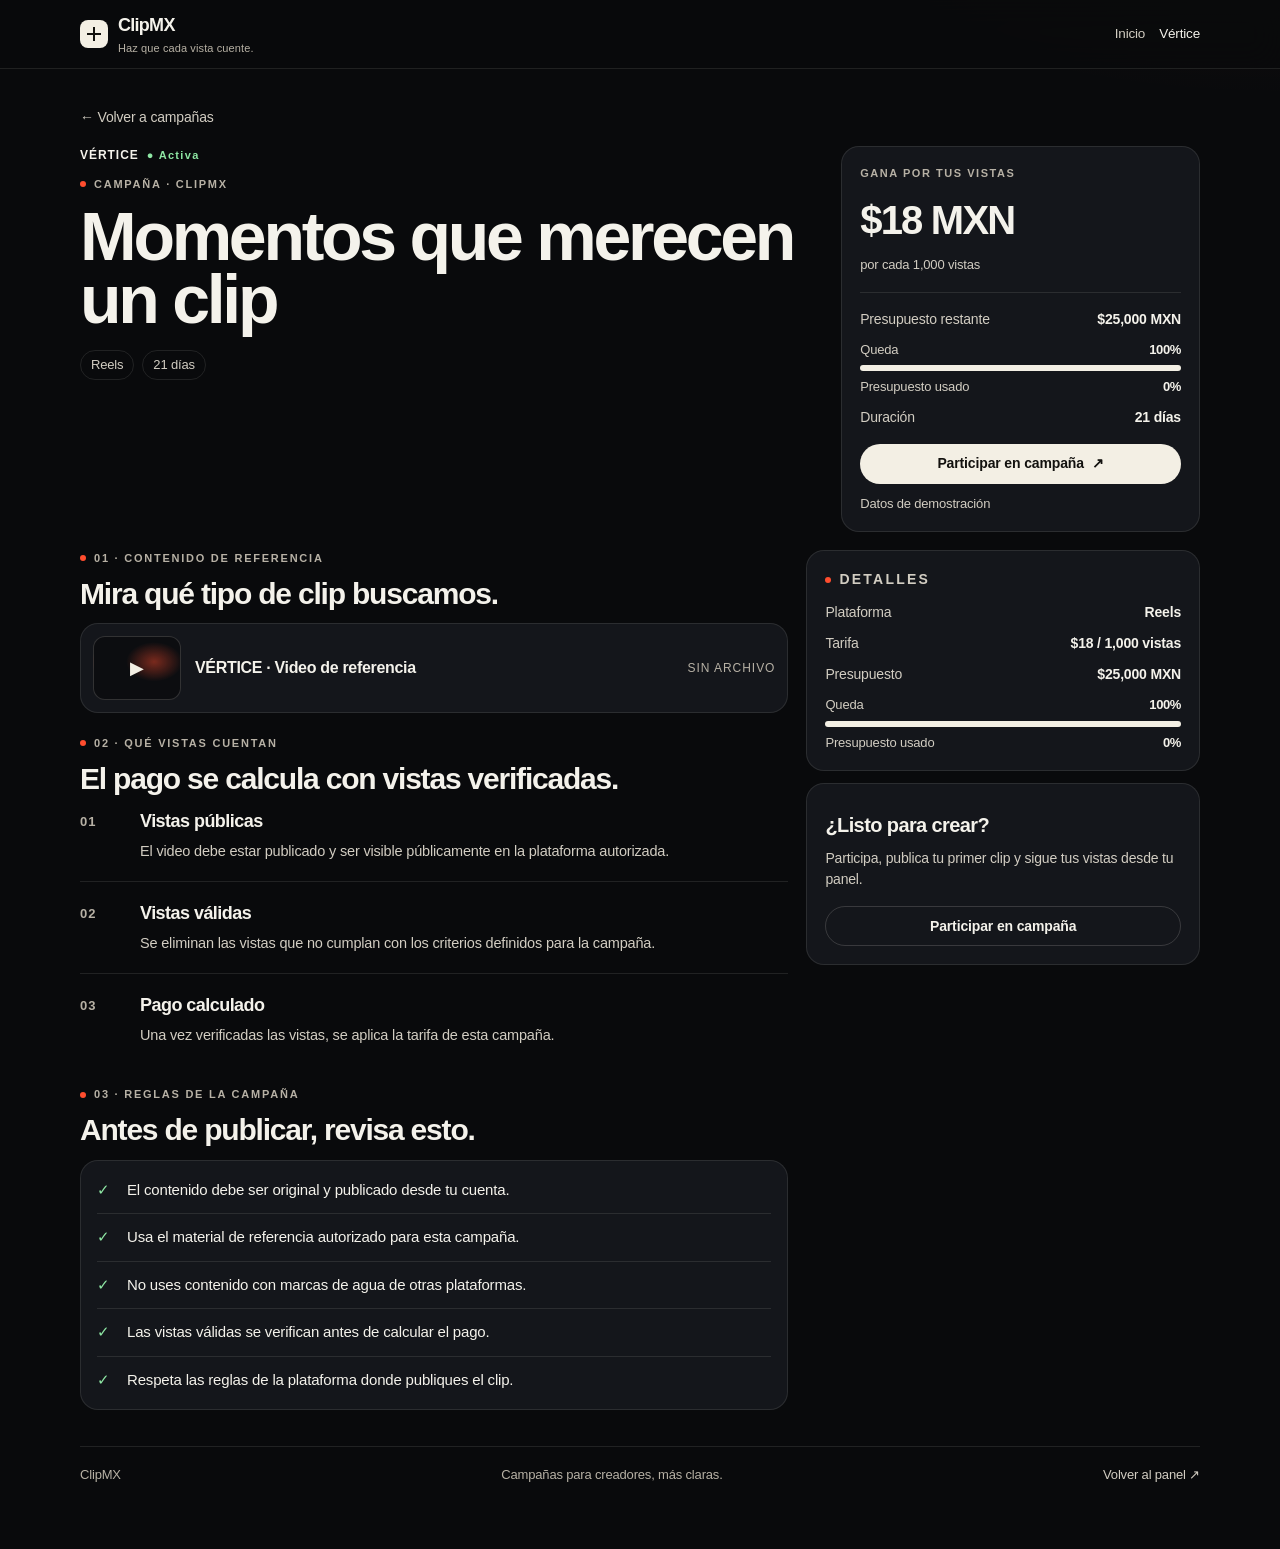
<file: campana-vertice.html>
<!DOCTYPE html>
<html lang="es">
<head>
  <meta charset="utf-8">
  <meta name="viewport" content="width=device-width, initial-scale=1">
  <title>ClipMX | Momentos que merecen un clip</title>
  <link rel="stylesheet" href="styles.css?v=14">
</head>
<body>
  <header class="site-header">
    <div class="wrap">
      <a class="brand" href="index.html" aria-label="ClipMX, inicio">
        <span class="brand-mark" aria-hidden="true">
          <svg width="14" height="14" viewBox="0 0 14 14" fill="none"><path d="M6 0h2v14H6zM0 6h14v2H0z" fill="currentColor"/></svg>
        </span>
        <span>
          <span class="brand-name">ClipMX</span>
          <span class="brand-tag">Haz que cada vista cuente.</span>
        </span>
      </a>
      <nav class="nav-links" aria-label="Principal">
        <a href="index.html">Inicio</a>
        <a href="campana-vertice.html" class="active">Vértice</a>
      </nav>
    </div>
  </header>
  <main class="dash">
    <div class="wrap">
      <a class="back-link" href="creador.html">← Volver a campañas</a>
      <div class="detail-hero">
        <div>
          <div class="brand-row">
            <span class="meta-row"><span>VÉRTICE</span></span>
            
            <b class="live">● Activa</b>
          </div>
          <p class="kicker"><i></i>Campaña · ClipMX</p>
          <h1>Momentos que merecen un clip</h1>
          
          <div class="meta-chips"><span>Reels</span><span>21 días</span></div>
        </div>
        <aside class="earn-card">
          <span>Gana por tus vistas</span>
          <strong>$18 MXN</strong>
          <small>por cada 1,000 vistas</small>
          <hr>
          <div class="earn-line"><span>Presupuesto restante</span><b data-remain="vertice">$25,000 MXN</b></div>
          <div class="pct-bar" data-budget="vertice" data-kind="queda">
            <div class="pct-bar-top"><span>Queda</span><b data-pct>100%</b></div>
            <div class="meter" data-meter role="meter" aria-valuemin="0" aria-valuemax="100" aria-valuenow="100" aria-label="Queda 100% del presupuesto"><span style="width:100%"></span></div>
            <div class="pct-bar-top pct-bar-sub"><span>Presupuesto usado</span><b data-pct-alt>0%</b></div>
          </div>
          <div class="earn-line"><span>Duración</span><b>21 días</b></div>
          <a class="btn btn-primary" href="creador.html?unirse=vertice">Participar en campaña <span>↗</span></a>
          <small class="demo-note">Datos de demostración</small>
        </aside>
      </div>
      <div class="detail-layout">
        <div class="detail-main">
          <section class="detail-block">
            <p class="kicker"><i></i>01 · Contenido de referencia</p>
            <h2>Mira qué tipo de clip buscamos.</h2>
            <div class="ref-card" role="group" aria-label="Marcador de posición. No hay un archivo de video.">
              <button class="ref-stage" type="button" data-play aria-label="Reproducir referencia">▶</button>
              <div>
                <strong>VÉRTICE · Video de referencia</strong>
                
              </div>
              <em>SIN ARCHIVO</em>
            </div>
          </section>
          <section class="detail-block">
            <p class="kicker"><i></i>02 · Qué vistas cuentan</p>
            <h2>El pago se calcula con vistas verificadas.</h2>
            <div class="steps">
            <article class="step"><span>01</span><div><h3>Vistas públicas</h3><p>El video debe estar publicado y ser visible públicamente en la plataforma autorizada.</p></div></article>
            <article class="step"><span>02</span><div><h3>Vistas válidas</h3><p>Se eliminan las vistas que no cumplan con los criterios definidos para la campaña.</p></div></article>
            <article class="step"><span>03</span><div><h3>Pago calculado</h3><p>Una vez verificadas las vistas, se aplica la tarifa de esta campaña.</p></div></article>
          </div>
          </section>
          <section class="detail-block">
            <p class="kicker"><i></i>03 · Reglas de la campaña</p>
            <h2>Antes de publicar, revisa esto.</h2>
            <ul class="rules">
            <li><span>✓</span>El contenido debe ser original y publicado desde tu cuenta.</li>
            <li><span>✓</span>Usa el material de referencia autorizado para esta campaña.</li>
            <li><span>✓</span>No uses contenido con marcas de agua de otras plataformas.</li>
            <li><span>✓</span>Las vistas válidas se verifican antes de calcular el pago.</li>
            <li><span>✓</span>Respeta las reglas de la plataforma donde publiques el clip.</li>
          </ul>
          </section>
        </div>
        <aside class="side-stack">
          <div class="side-card">
            <p class="kicker"><i></i>Detalles</p>
            <div class="side-row"><span>Plataforma</span><strong>Reels</strong></div>
            <div class="side-row"><span>Tarifa</span><strong>$18 / 1,000 vistas</strong></div>
            <div class="side-row"><span>Presupuesto</span><strong data-remain="vertice">$25,000 MXN</strong></div>
            <div class="pct-bar" data-budget="vertice" data-kind="queda">
            <div class="pct-bar-top"><span>Queda</span><b data-pct>100%</b></div>
            <div class="meter" data-meter role="meter" aria-valuemin="0" aria-valuemax="100" aria-valuenow="100" aria-label="Queda 100% del presupuesto"><span style="width:100%"></span></div>
            <div class="pct-bar-top pct-bar-sub"><span>Presupuesto usado</span><b data-pct-alt>0%</b></div>
          </div>
          </div>
          <div class="side-card">
            <h3>¿Listo para crear?</h3>
            <p>Participa, publica tu primer clip y sigue tus vistas desde tu panel.</p>
            <a class="btn btn-ghost" href="creador.html?unirse=vertice">Participar en campaña</a>
          </div>
        </aside>
      </div>
      <footer class="dash-footer">
        <span>ClipMX</span>
        <span>Campañas para creadores, más claras.</span>
        <a href="creador.html">Volver al panel ↗</a>
      </footer>
    </div>
  </main>
  <script src="site.js?v=11"></script>
</body>
</html>
</file>
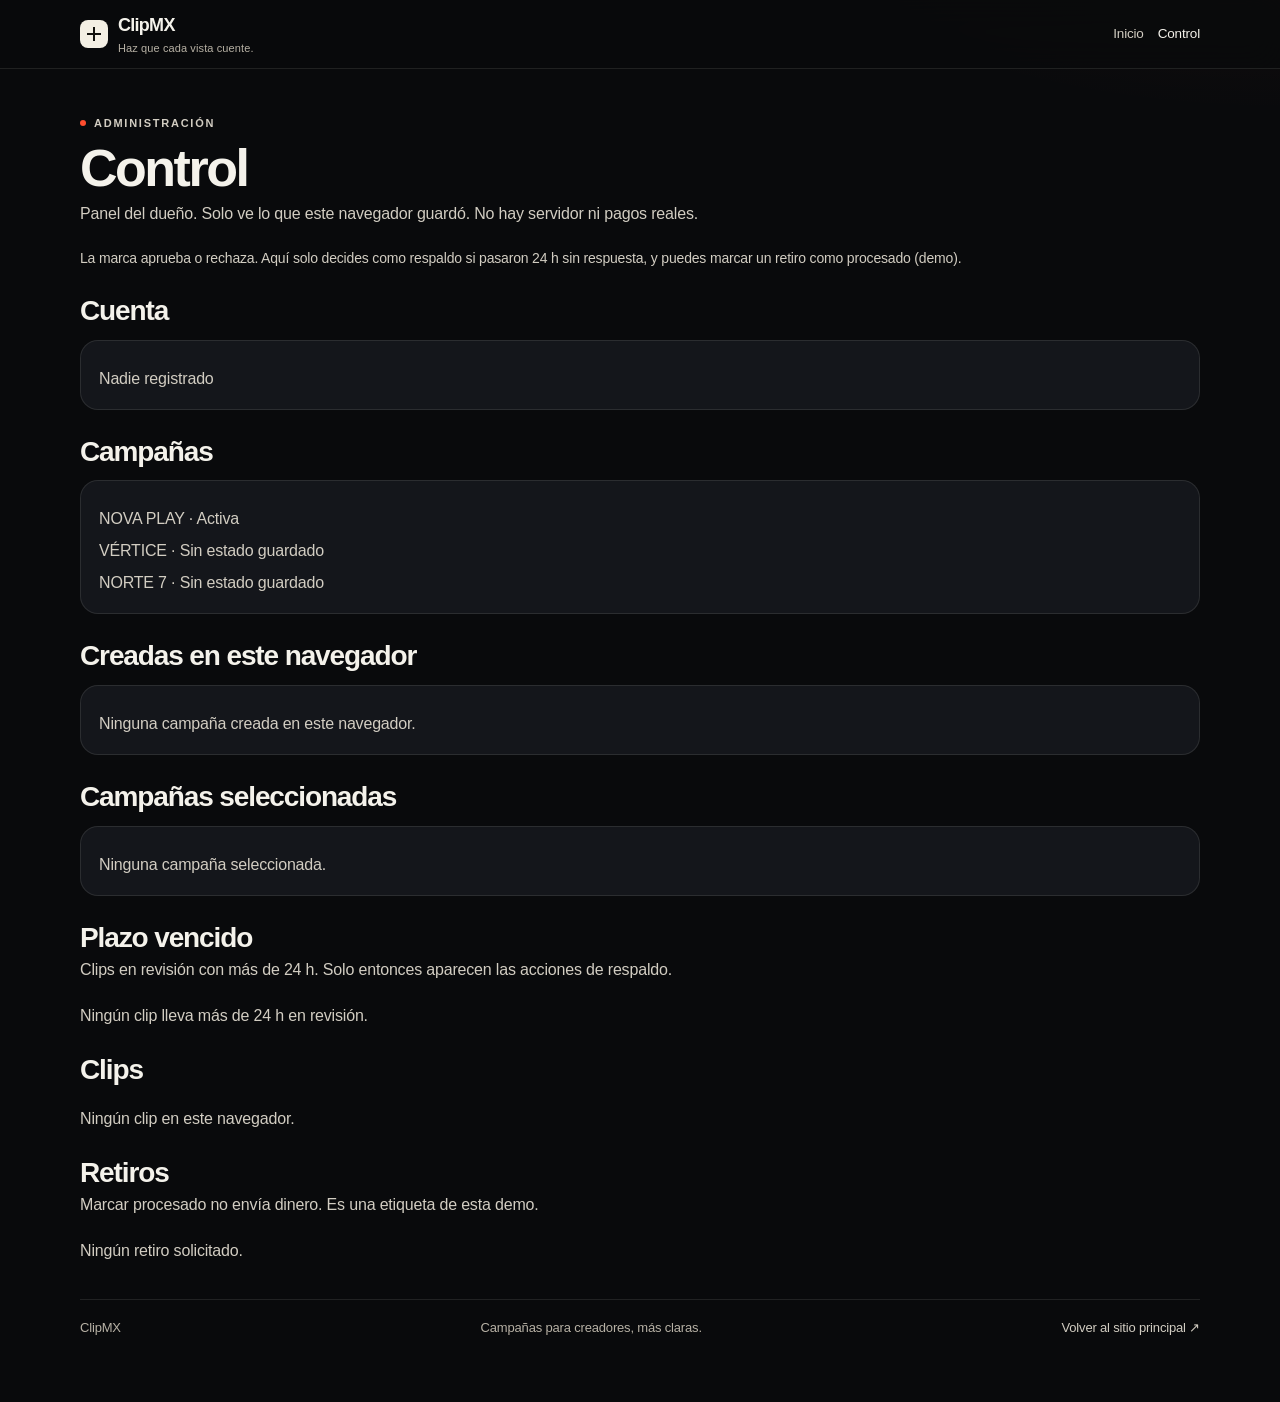
<file: control.html>
<!DOCTYPE html>
<html lang="es">
<head>
  <meta charset="utf-8">
  <meta name="viewport" content="width=device-width, initial-scale=1">
  <title>ClipMX | Control</title>
  <link rel="stylesheet" href="styles.css?v=14">
</head>
<body>
  <header class="site-header">
    <div class="wrap">
      <a class="brand" href="index.html" aria-label="ClipMX, inicio">
        <span class="brand-mark" aria-hidden="true">
          <svg width="14" height="14" viewBox="0 0 14 14" fill="none"><path d="M6 0h2v14H6zM0 6h14v2H0z" fill="currentColor"/></svg>
        </span>
        <span>
          <span class="brand-name">ClipMX</span>
          <span class="brand-tag">Haz que cada vista cuente.</span>
        </span>
      </a>
      <nav class="nav-links" aria-label="Principal">
        <a href="index.html">Inicio</a>
        <a href="control.html" class="active">Control</a>
      </nav>
    </div>
  </header>

  <main class="dash">
    <div class="wrap">
      <div class="welcome">
        <div>
          <p class="kicker"><i></i>Administración</p>
          <h1>Control</h1>
          <p>Panel del dueño. Solo ve lo que este navegador guardó. No hay servidor ni pagos reales.</p>
        </div>
      </div>
      <p class="note">La marca aprueba o rechaza. Aquí solo decides como respaldo si pasaron 24 h sin respuesta, y puedes marcar un retiro como procesado (demo).</p>
      <section class="block">
        <div class="section-head"><h2>Cuenta</h2></div>
        <div id="control-cuenta" class="form-card"></div>
      </section>
      <section class="block">
        <div class="section-head"><h2>Campañas</h2></div>
        <div id="control-campanas" class="form-card"></div>
      </section>
      <section class="block">
        <div class="section-head"><h2>Creadas en este navegador</h2></div>
        <div id="control-creadas" class="form-card"></div>
      </section>
      <section class="block">
        <div class="section-head"><h2>Campañas seleccionadas</h2></div>
        <div id="control-unidas" class="form-card"></div>
      </section>
      <section class="block">
        <div class="section-head">
          <div>
            <h2>Plazo vencido</h2>
            <p>Clips en revisión con más de 24 h. Solo entonces aparecen las acciones de respaldo.</p>
          </div>
        </div>
        <div id="control-vencidos" class="stack"></div>
      </section>
      <section class="block">
        <div class="section-head"><h2>Clips</h2></div>
        <div id="control-clips" class="stack"></div>
      </section>
      <section class="block">
        <div class="section-head">
          <div>
            <h2>Retiros</h2>
            <p>Marcar procesado no envía dinero. Es una etiqueta de esta demo.</p>
          </div>
        </div>
        <div id="control-retiros" class="stack"></div>
      </section>
      <footer class="dash-footer">
        <span>ClipMX</span>
        <span>Campañas para creadores, más claras.</span>
        <a href="index.html">Volver al sitio principal ↗</a>
      </footer>
    </div>
  </main>

  <script src="site.js?v=11"></script>
</body>
</html>
</file>
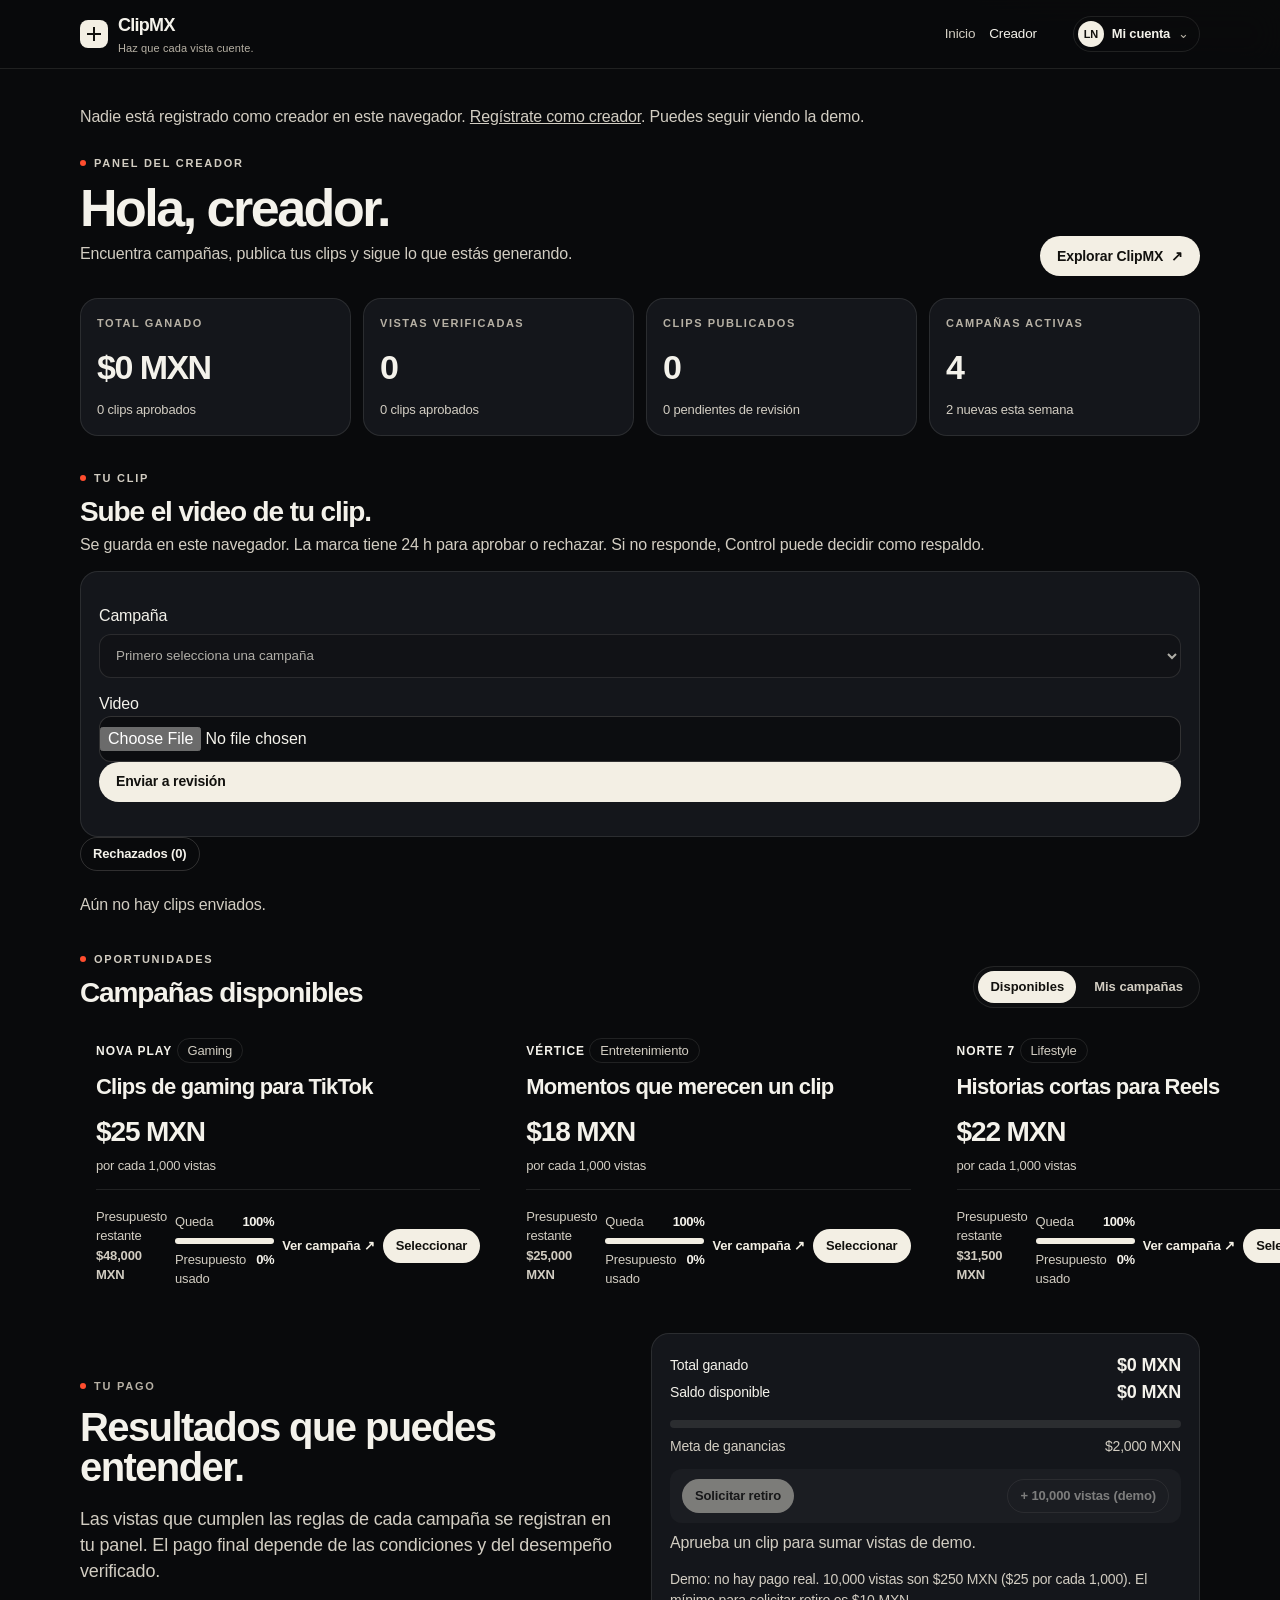
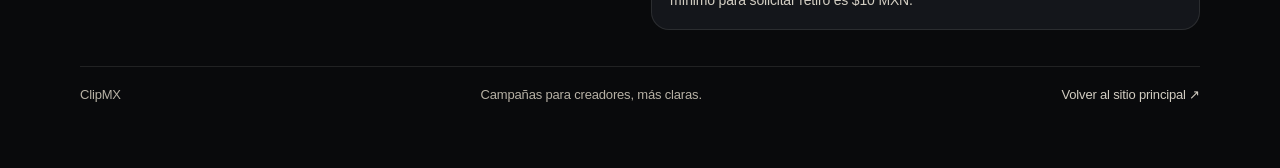
<file: creador.html>
<!DOCTYPE html>
<html lang="es">
<head>
  <meta charset="utf-8">
  <meta name="viewport" content="width=device-width, initial-scale=1">
  <title>ClipMX | Haz que cada vista cuente</title>
  <link rel="stylesheet" href="styles.css?v=14">
</head>
<body>
  <header class="site-header">
    <div class="wrap">
      <a class="brand" href="index.html">
        <span class="brand-mark" aria-hidden="true">
          <svg width="14" height="14" viewBox="0 0 14 14" fill="none"><path d="M6 0h2v14H6zM0 6h14v2H0z" fill="currentColor"/></svg>
        </span>
        <span>
          <span class="brand-name">ClipMX</span>
          <span class="brand-tag">Haz que cada vista cuente.</span>
        </span>
      </a>
      <nav class="nav-links" aria-label="Panel del creador">
        <a href="index.html">Inicio</a>
        <a href="creador.html" class="active">Creador</a>
      </nav>
      <div class="user-chip" aria-label="Mi cuenta">
        <span class="avatar">LN</span>
        <span>Mi cuenta</span>
        <span class="chev">⌄</span>
      </div>
    </div>
  </header>

  <main class="dash">
    <div class="wrap">
      <p id="rol-aviso" class="panel-note role-banner" data-rol="creador"></p>
      <div class="welcome">
        <div>
          <p class="kicker"><i></i>Panel del creador</p>
          <h1>Hola, creador.</h1>
          <p>Encuentra campañas, publica tus clips y sigue lo que estás generando.</p>
          <p id="registro" class="panel-note"></p>
        </div>
        <a class="btn btn-primary" href="index.html">Explorar ClipMX <span>↗</span></a>
      </div>

      <section class="stats" id="rendimiento" aria-label="Resumen de rendimiento">
        <article class="stat">
          <span>Total ganado</span>
          <strong id="total-ganado">$0 MXN</strong>
          <small id="ganado-nota">0 clips aprobados</small>
        </article>
        <article class="stat">
          <span>Vistas verificadas</span>
          <strong id="vistas-total">0</strong>
          <small id="vistas-nota">0 clips aprobados</small>
        </article>
        <article class="stat">
          <span>Clips publicados</span>
          <strong id="clips-enviados">0</strong>
          <small id="clips-nota">0 pendientes de revisión</small>
        </article>
        <article class="stat">
          <span>Campañas activas</span>
          <strong>4</strong>
          <small>2 nuevas esta semana</small>
        </article>
      </section>

      <section class="block" id="enviar">
        <div class="section-head">
          <div>
            <p class="kicker"><i></i>Tu clip</p>
            <h2>Sube el video de tu clip.</h2>
            <p>Se guarda en este navegador. La marca tiene 24 h para aprobar o rechazar. Si no responde, Control puede decidir como respaldo.</p>
          </div>
        </div>
        <form id="clip-form" class="form-card">
          <label class="field">Campaña
            <select id="clip-campana" required></select>
          </label>
          <label class="field">Video
            <input id="clip-file" type="file" accept="video/*" required>
          </label>
          <button class="btn btn-primary" type="submit">Enviar a revisión</button>
          <p id="clip-final" class="panel-note"></p>
          <p id="clip-msg" class="panel-note"></p>
        </form>
        <button type="button" id="toggle-rechazados" class="btn btn-ghost btn-small">Rechazados (0)</button>
        <div id="mis-clips"></div>
        <div id="clips-rechazados" hidden></div>
      </section>

      <section class="block" id="campanas">
        <div class="section-head">
          <div>
            <p class="kicker"><i></i>Oportunidades</p>
            <h2>Campañas disponibles</h2>
          </div>
          <div class="tabs" role="tablist" aria-label="Campañas">
            <button class="active" type="button" data-panel="disponibles" aria-selected="true">Disponibles</button>
            <button type="button" data-panel="mias" aria-selected="false">Mis campañas</button>
          </div>
        </div>
        <div id="disponibles">
        <div class="cards-3">
          <article class="offer featured">
            <div class="offer-top">
              <span>NOVA PLAY</span>
              <span class="tag">Gaming</span>
            </div>
            <h3>Clips de gaming para TikTok</h3>
            <div class="rate">
              <strong>$25 MXN</strong>
              <span>por cada 1,000 vistas</span>
            </div>
            <div class="offer-bottom">
              <span>Presupuesto restante <b data-remain="nova">$48,000 MXN</b></span>
              <div class="pct-bar" data-budget="nova" data-kind="queda">
            <div class="pct-bar-top"><span>Queda</span><b data-pct>100%</b></div>
            <div class="meter" data-meter role="meter" aria-valuemin="0" aria-valuemax="100" aria-valuenow="100" aria-label="Queda 100% del presupuesto"><span style="width:100%"></span></div>
            <div class="pct-bar-top pct-bar-sub"><span>Presupuesto usado</span><b data-pct-alt>0%</b></div>
          </div>
              <a href="campana-nova.html">Ver campaña ↗</a>
              <button class="btn btn-primary btn-small" type="button" data-join="nova">Seleccionar</button>
            </div>
          </article>
          <article class="offer">
            <div class="offer-top">
              <span>VÉRTICE</span>
              <span class="tag">Entretenimiento</span>
            </div>
            <h3>Momentos que merecen un clip</h3>
            <div class="rate">
              <strong>$18 MXN</strong>
              <span>por cada 1,000 vistas</span>
            </div>
            <div class="offer-bottom">
              <span>Presupuesto restante <b data-remain="vertice">$25,000 MXN</b></span>
              <div class="pct-bar" data-budget="vertice" data-kind="queda">
            <div class="pct-bar-top"><span>Queda</span><b data-pct>100%</b></div>
            <div class="meter" data-meter role="meter" aria-valuemin="0" aria-valuemax="100" aria-valuenow="100" aria-label="Queda 100% del presupuesto"><span style="width:100%"></span></div>
            <div class="pct-bar-top pct-bar-sub"><span>Presupuesto usado</span><b data-pct-alt>0%</b></div>
          </div>
              <a href="campana-vertice.html">Ver campaña ↗</a>
              <button class="btn btn-primary btn-small" type="button" data-join="vertice">Seleccionar</button>
            </div>
          </article>
          <article class="offer">
            <div class="offer-top">
              <span>NORTE 7</span>
              <span class="tag">Lifestyle</span>
            </div>
            <h3>Historias cortas para Reels</h3>
            <div class="rate">
              <strong>$22 MXN</strong>
              <span>por cada 1,000 vistas</span>
            </div>
            <div class="offer-bottom">
              <span>Presupuesto restante <b data-remain="norte">$31,500 MXN</b></span>
              <div class="pct-bar" data-budget="norte" data-kind="queda">
            <div class="pct-bar-top"><span>Queda</span><b data-pct>100%</b></div>
            <div class="meter" data-meter role="meter" aria-valuemin="0" aria-valuemax="100" aria-valuenow="100" aria-label="Queda 100% del presupuesto"><span style="width:100%"></span></div>
            <div class="pct-bar-top pct-bar-sub"><span>Presupuesto usado</span><b data-pct-alt>0%</b></div>
          </div>
              <a href="campana-norte.html">Ver campaña ↗</a>
              <button class="btn btn-primary btn-small" type="button" data-join="norte">Seleccionar</button>
            </div>
          </article>
        </div>
        </div>
        <div id="mias" hidden></div>
      </section>


      <section class="block payout" id="pagos">
        <div>
          <p class="kicker"><i></i>Tu pago</p>
          <h2>Resultados que puedes entender.</h2>
          <p class="lead">Las vistas que cumplen las reglas de cada campaña se registran en tu panel. El pago final depende de las condiciones y del desempeño verificado.</p>
        </div>
        <div class="payout-card">
          <div class="payout-line">
            <span>Total ganado</span>
            <b id="payout-total">$0 MXN</b>
          </div>
          <div class="payout-line">
            <span>Saldo disponible</span>
            <b id="saldo-disponible">$0 MXN</b>
          </div>
          <div class="meter" aria-label="Progreso de la meta de ganancias, en cero"><span style="width:0%"></span></div>
          <div class="payout-line muted">
            <span>Meta de ganancias</span>
            <span>$2,000 MXN</span>
          </div>
          <div class="clip-row" style="margin-top:12px">
            <button class="btn btn-primary btn-small" type="button" id="pedir-retiro" disabled>Solicitar retiro</button>
            <button class="btn btn-ghost btn-small" type="button" id="sumar-vistas">+ 10,000 vistas (demo)</button>
          </div>
          <p id="retiro-msg" class="panel-note"></p>
          <p id="vistas-msg" class="panel-note"></p>
          <p class="note">Demo: no hay pago real. 10,000 vistas son $250 MXN ($25 por cada 1,000). El mínimo para solicitar retiro es $10 MXN.</p>
          <div id="mis-retiros"></div>
        </div>
      </section>

      <footer class="dash-footer">
        <span>ClipMX</span>
        <span>Campañas para creadores, más claras.</span>
        <a href="index.html">Volver al sitio principal ↗</a>
      </footer>
    </div>
  </main>
  <script src="site.js?v=11"></script>
</body>
</html>
</file>
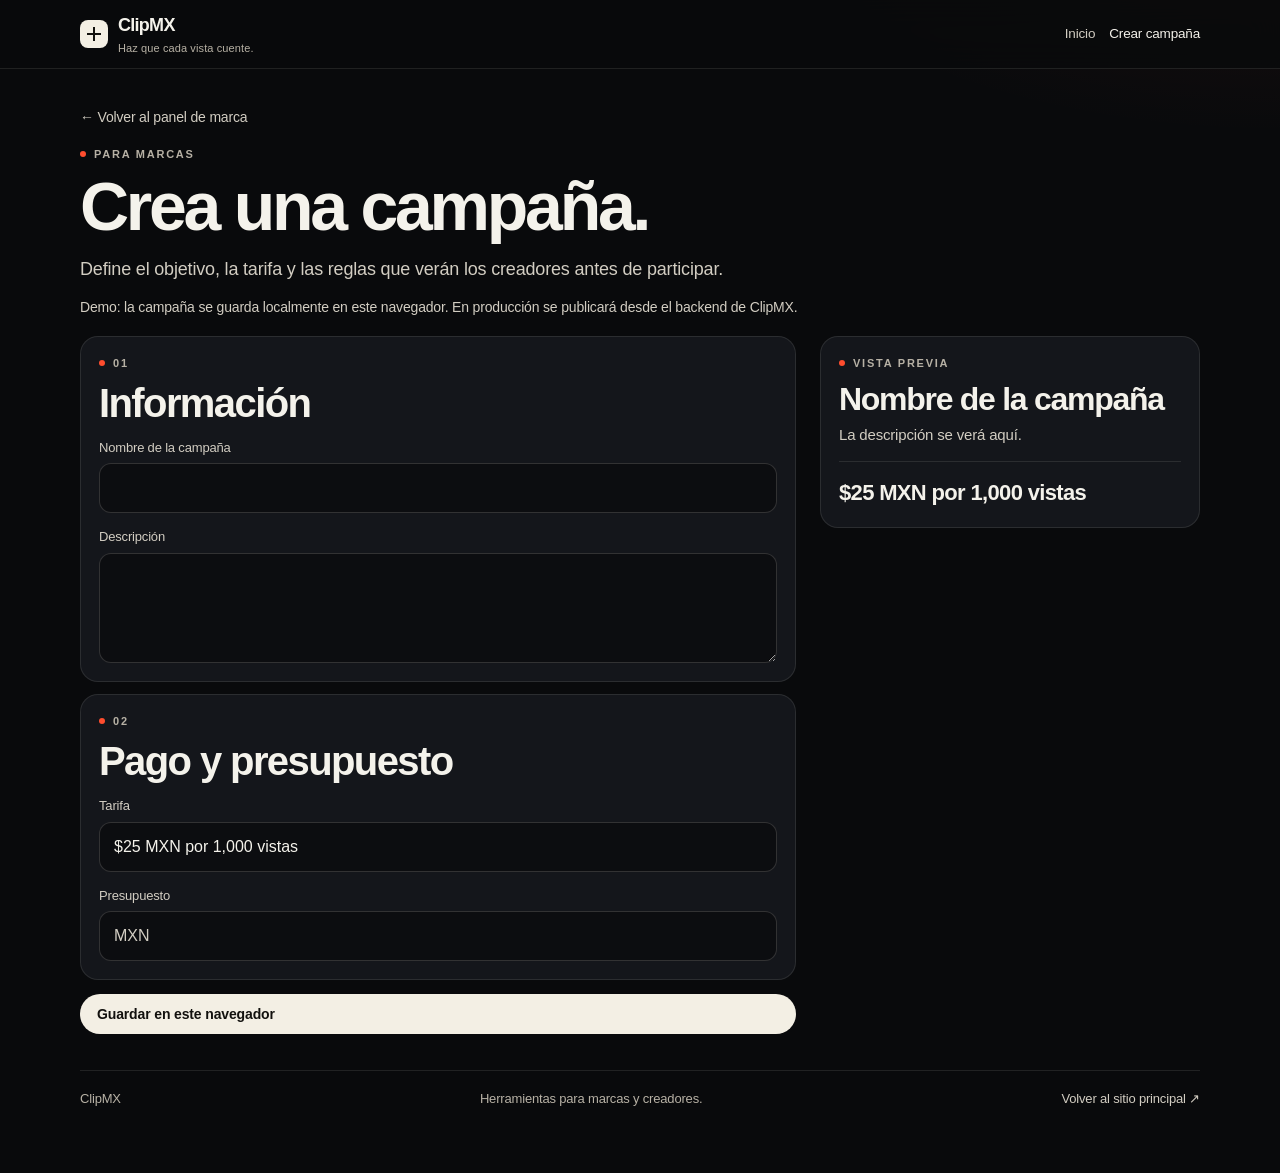
<file: crear-campana.html>
<!DOCTYPE html>
<html lang="es">
<head>
  <meta charset="utf-8">
  <meta name="viewport" content="width=device-width, initial-scale=1">
  <title>ClipMX | Crea una campaña</title>
  <link rel="stylesheet" href="styles.css?v=14">
</head>
<body>
  <header class="site-header">
    <div class="wrap">
      <a class="brand" href="index.html" aria-label="ClipMX, inicio">
        <span class="brand-mark" aria-hidden="true">
          <svg width="14" height="14" viewBox="0 0 14 14" fill="none"><path d="M6 0h2v14H6zM0 6h14v2H0z" fill="currentColor"/></svg>
        </span>
        <span>
          <span class="brand-name">ClipMX</span>
          <span class="brand-tag">Haz que cada vista cuente.</span>
        </span>
      </a>
      <nav class="nav-links" aria-label="Principal">
        <a href="index.html">Inicio</a>
        <a href="crear-campana.html" class="active">Crear campaña</a>
      </nav>
    </div>
  </header>
  <main class="dash">
    <div class="wrap">
      <a class="back-link" href="marca.html">← Volver al panel de marca</a>
      <p class="kicker"><i></i>Para marcas</p>
      <h1>Crea una campaña.</h1>
      <p class="lead">Define el objetivo, la tarifa y las reglas que verán los creadores antes de participar.</p>
      <p class="note">Demo: la campaña se guarda localmente en este navegador. En producción se publicará desde el backend de ClipMX.</p>
      <div class="form-grid">
        <div class="form-column">
        <form id="crear-form">
          <section class="form-card">
            <p class="kicker"><i></i>01</p>
            <h2>Información</h2>
            <label class="field">
              <span>Nombre de la campaña</span>
              <input id="nombre" name="nombre" type="text" autocomplete="off" required>
            </label>
            <label class="field">
              <span>Descripción</span>
              <textarea id="descripcion" name="descripcion" required></textarea>
            </label>
          </section>
          <section class="form-card">
            <p class="kicker"><i></i>02</p>
            <h2>Pago y presupuesto</h2>
            <label class="field">
              <span>Tarifa</span>
              <input id="tarifa" name="tarifa" type="text" value="$25 MXN por 1,000 vistas" autocomplete="off" required>
            </label>
            <label class="field">
              <span>Presupuesto</span>
              <input id="presupuesto" name="presupuesto" type="text" inputmode="decimal" autocomplete="off" placeholder="MXN" required>
            </label>
          </section>
          <button class="btn btn-primary" type="submit" style="margin-top:14px">Guardar en este navegador</button>
          <p class="save-confirm" id="confirm" hidden></p>
        </form>
        </div>
        <aside class="preview-card" aria-live="polite">
          <p class="kicker"><i></i>Vista previa</p>
          <h2 id="preview-nombre">Nombre de la campaña</h2>
          <p class="lead" id="preview-descripcion">La descripción se verá aquí.</p>
          <strong class="preview-rate" id="preview-tarifa">$25 MXN por 1,000 vistas</strong>
          <div class="pct-bar" id="preview-budget" hidden>
            <div class="pct-bar-top"><span>Presupuesto usado</span><b>0%</b></div>
            <div class="meter" role="meter" aria-valuemin="0" aria-valuemax="100" aria-valuenow="0" aria-label="Presupuesto usado al 0 por ciento"><span style="width:0%"></span></div>
            <div class="pct-bar-top pct-bar-sub"><span>Queda</span><b>100%</b></div>
          </div>
        </aside>
      </div>
      <footer class="dash-footer">
        <span>ClipMX</span>
        <span>Herramientas para marcas y creadores.</span>
        <a href="index.html">Volver al sitio principal ↗</a>
      </footer>
    </div>
  </main>
  <script>
    (function () {
      var form = document.getElementById("crear-form");
      var nombre = document.getElementById("nombre");
      var descripcion = document.getElementById("descripcion");
      var tarifa = document.getElementById("tarifa");
      var presupuesto = document.getElementById("presupuesto");
      var confirmBox = document.getElementById("confirm");
      var KEY = "clipmx-campana-demo";

      function show(id, value, fallback) {
        document.getElementById(id).textContent = value.trim() ? value.trim() : fallback;
      }
      function preview() {
        show("preview-nombre", nombre.value, "Nombre de la campaña");
        show("preview-descripcion", descripcion.value, "La descripción se verá aquí.");
        show("preview-tarifa", tarifa.value, "$25 MXN por 1,000 vistas");
        var budgetBar = document.getElementById("preview-budget");
        if (budgetBar) budgetBar.hidden = !presupuesto.value.trim();
      }
      function readSaved() {
        try {
          var raw = localStorage.getItem(KEY);
          if (!raw) return;
          var data = JSON.parse(raw);
          if (data.nombre) nombre.value = data.nombre;
          if (data.descripcion) descripcion.value = data.descripcion;
          if (data.tarifa) tarifa.value = data.tarifa;
          if (data.presupuesto) presupuesto.value = data.presupuesto;
          confirmBox.hidden = false;
          confirmBox.textContent = "Hay una campaña guardada en este navegador. No está publicada en un servidor.";
        } catch (error) {}
      }
      form.addEventListener("input", preview);
      form.addEventListener("submit", function (event) {
        event.preventDefault();
        var data = {
          nombre: nombre.value.trim(),
          descripcion: descripcion.value.trim(),
          tarifa: tarifa.value.trim(),
          presupuesto: presupuesto.value.trim()
        };
        try {
          localStorage.setItem(KEY, JSON.stringify(data));
          confirmBox.hidden = false;
          confirmBox.textContent = "Guardada en este navegador. No se publicó en un servidor.";
        } catch (error) {
          confirmBox.hidden = false;
          confirmBox.textContent = "No se pudo guardar en este navegador.";
        }
      });
      readSaved();
      preview();
    })();
  </script>
</body>
</html>
</file>
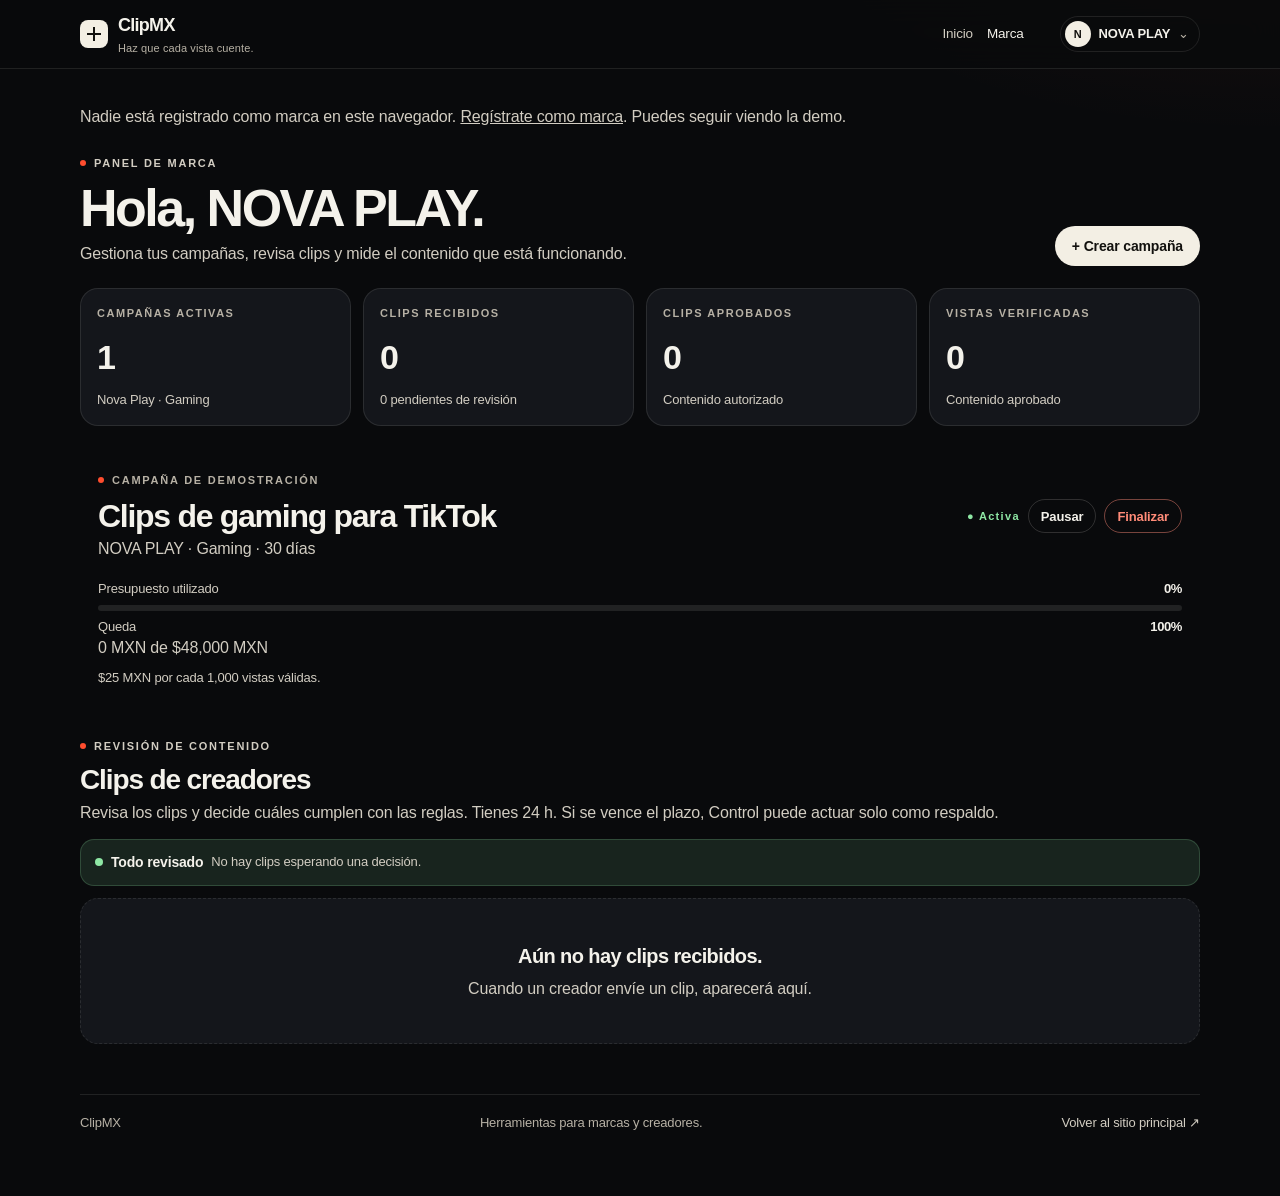
<file: marca.html>
<!DOCTYPE html>
<html lang="es">
<head>
  <meta charset="utf-8">
  <meta name="viewport" content="width=device-width, initial-scale=1">
  <title>ClipMX | Haz que cada vista cuente</title>
  <link rel="stylesheet" href="styles.css?v=14">
</head>
<body>
  <header class="site-header">
    <div class="wrap">
      <a class="brand" href="index.html">
        <span class="brand-mark" aria-hidden="true">
          <svg width="14" height="14" viewBox="0 0 14 14" fill="none"><path d="M6 0h2v14H6zM0 6h14v2H0z" fill="currentColor"/></svg>
        </span>
        <span>
          <span class="brand-name">ClipMX</span>
          <span class="brand-tag">Haz que cada vista cuente.</span>
        </span>
      </a>
      <nav class="nav-links" aria-label="Panel de marca">
        <a href="index.html">Inicio</a>
        <a href="marca.html" class="active">Marca</a>
      </nav>
      <div class="user-chip" aria-label="Cuenta de marca">
        <span class="avatar">N</span>
        <span>NOVA PLAY</span>
        <span class="chev">⌄</span>
      </div>
    </div>
  </header>

  <main class="dash">
    <div class="wrap">
      <p id="rol-aviso" class="panel-note role-banner" data-rol="marca"></p>
      <div class="welcome">
        <div>
          <p class="kicker"><i></i>Panel de marca</p>
          <h1>Hola, NOVA PLAY.</h1>
          <p>Gestiona tus campañas, revisa clips y mide el contenido que está funcionando.</p>
        </div>
        <a class="btn btn-primary" href="crear-campana.html">+ Crear campaña</a>
      </div>

      <section class="stats" id="resultados" aria-label="Resumen">
        <article class="stat">
          <span>Campañas activas</span>
          <strong>1</strong>
          <small>Nova Play · Gaming</small>
        </article>
        <article class="stat">
          <span>Clips recibidos</span>
          <strong id="clips-recibidos">0</strong>
          <small id="clips-pendientes">0 pendientes de revisión</small>
        </article>
        <article class="stat">
          <span>Clips aprobados</span>
          <strong id="clips-aprobados">0</strong>
          <small>Contenido autorizado</small>
        </article>
        <article class="stat">
          <span>Vistas verificadas</span>
          <strong>0</strong>
          <small>Contenido aprobado</small>
        </article>
      </section>

      <section class="block" id="campanas">
        <article class="campaign-panel">
          <div class="campaign-head">
            <div>
              <p class="kicker"><i></i>Campaña de demostración</p>
              <h2>Clips de gaming para TikTok</h2>
              <p class="subline">NOVA PLAY · Gaming · 30 días</p>
            </div>
            <div class="controls">
              <b class="live" data-estado>● Activa</b>
              <button class="btn btn-ghost btn-small" type="button" data-action="pausar">Pausar</button>
              <button class="btn btn-danger btn-small" type="button" data-action="finalizar">Finalizar</button>
            </div>
          </div>
          <div class="budget" data-budget="nova" data-kind="usado">
            <div class="pct-bar">
            <div class="pct-bar-top"><span>Presupuesto utilizado</span><b data-pct>0%</b></div>
            <div class="meter" data-meter role="meter" aria-valuemin="0" aria-valuemax="100" aria-valuenow="0" aria-label="Presupuesto utilizado al 0 por ciento"><span style="width:0%"></span></div>
            <div class="pct-bar-top pct-bar-sub"><span>Queda</span><b data-pct-alt>100%</b></div>
          </div>
            <div class="budget-top">
              <span data-budget-money>0 MXN de $48,000 MXN</span>
            </div>
            <small class="fine">$25 MXN por cada 1,000 vistas válidas.</small>
          </div>
        </article>
      </section>

      <section class="block" id="clips">
        <div class="section-head">
          <div>
            <p class="kicker"><i></i>Revisión de contenido</p>
            <h2>Clips de creadores</h2>
            <p>Revisa los clips y decide cuáles cumplen con las reglas. Tienes 24 h. Si se vence el plazo, Control puede actuar solo como respaldo.</p>
          </div>
        </div>
        <div class="review-ok" id="inbox-ok" hidden>
          <span class="dot" aria-hidden="true"></span>
          <strong>Todo revisado</strong>
          <span>No hay clips esperando una decisión.</span>
        </div>
        <div class="empty" id="inbox-empty">
          <h3>Aún no hay clips recibidos.</h3>
          <p>Cuando un creador envíe un clip, aparecerá aquí.</p>
        </div>
        <div id="inbox"></div>
      </section>

      <footer class="dash-footer">
        <span>ClipMX</span>
        <span>Herramientas para marcas y creadores.</span>
        <a href="index.html">Volver al sitio principal ↗</a>
      </footer>
    </div>
  </main>
  <script src="site.js?v=11"></script>
</body>
</html>
</file>
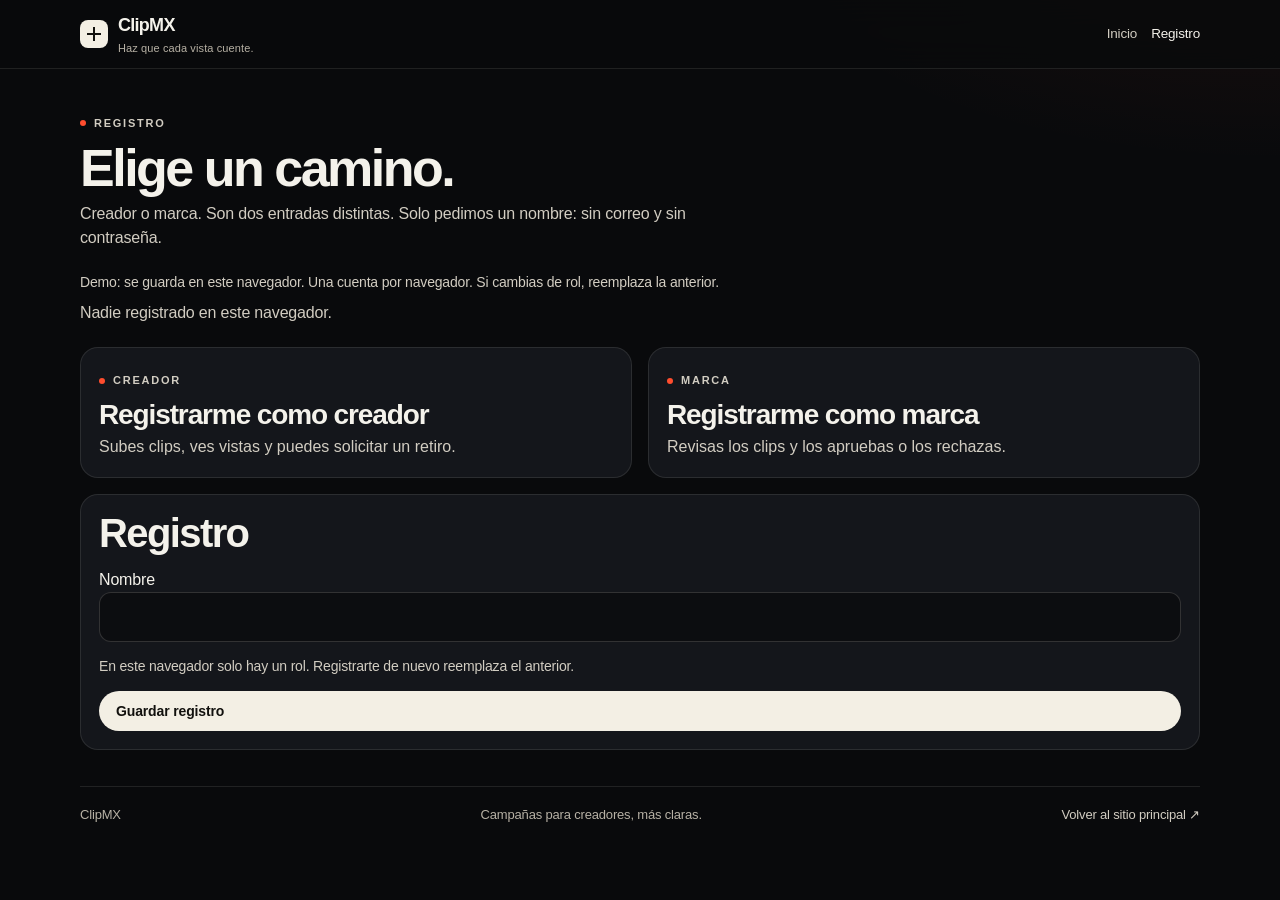
<file: registro.html>
<!DOCTYPE html>
<html lang="es">
<head>
  <meta charset="utf-8">
  <meta name="viewport" content="width=device-width, initial-scale=1">
  <title>ClipMX | Registro</title>
  <link rel="stylesheet" href="styles.css?v=14">
</head>
<body>
  <header class="site-header">
    <div class="wrap">
      <a class="brand" href="index.html" aria-label="ClipMX, inicio">
        <span class="brand-mark" aria-hidden="true">
          <svg width="14" height="14" viewBox="0 0 14 14" fill="none"><path d="M6 0h2v14H6zM0 6h14v2H0z" fill="currentColor"/></svg>
        </span>
        <span>
          <span class="brand-name">ClipMX</span>
          <span class="brand-tag">Haz que cada vista cuente.</span>
        </span>
      </a>
      <nav class="nav-links" aria-label="Principal">
        <a href="index.html">Inicio</a>
        <a href="registro.html" class="active">Registro</a>
      </nav>
    </div>
  </header>

  <main class="dash">
    <div class="wrap">
      <div class="welcome">
        <div>
          <p class="kicker"><i></i>Registro</p>
          <h1>Elige un camino.</h1>
          <p>Creador o marca. Son dos entradas distintas. Solo pedimos un nombre: sin correo y sin contraseña.</p>
        </div>
      </div>
      <p class="note">Demo: se guarda en este navegador. Una cuenta por navegador. Si cambias de rol, reemplaza la anterior.</p>
      <p id="cuenta-actual" class="panel-note"></p>
      <div class="reg-grid">
        <button class="panel reg-pick" type="button" data-rol-pick="creador">
          <p class="kicker"><i></i>Creador</p>
          <h2>Registrarme como creador</h2>
          <p>Subes clips, ves vistas y puedes solicitar un retiro.</p>
        </button>
        <button class="panel reg-pick" type="button" data-rol-pick="marca">
          <p class="kicker"><i></i>Marca</p>
          <h2>Registrarme como marca</h2>
          <p>Revisas los clips y los apruebas o los rechazas.</p>
        </button>
      </div>
      <form id="cuenta-form" class="form-card" hidden style="margin-top:16px">
        <h2 id="cuenta-heading">Registro</h2>
        <label class="field">Nombre
          <input id="cuenta-nombre" name="nombre" type="text" autocomplete="name" required maxlength="80">
        </label>
        <p class="note">En este navegador solo hay un rol. Registrarte de nuevo reemplaza el anterior.</p>
        <button class="btn btn-primary" type="submit" style="margin-top:14px">Guardar registro</button>
      </form>
      <footer class="dash-footer">
        <span>ClipMX</span>
        <span>Campañas para creadores, más claras.</span>
        <a href="index.html">Volver al sitio principal ↗</a>
      </footer>
    </div>
  </main>

  <script src="site.js?v=11"></script>
</body>
</html>
</file>
<file: styles.css>
:root {
  --bg: #090a0c;
  --bg-raise: #101114;
  --card: #14161b;
  --card-2: #1b1e24;
  --line: rgba(244, 242, 235, 0.1);
  --line-strong: rgba(244, 242, 235, 0.16);
  --text: #f4f2eb;
  --muted: #d2cdc2;
  --faint: #b7b1a5;
  --ember: #ff4d2e;
  --good: #8ee7a4;
  --good-dim: rgba(142, 231, 164, 0.12);
  --review: #f0c36a;
  --paper: #f3efe4;
  --ink: #12110e;
  --danger: #ff8b78;
  --sans: Geist, "IBM Plex Sans", "Liberation Sans", sans-serif;
  --max: 1120px;
  --radius: 18px;
  --shadow: 0 24px 60px rgba(0, 0, 0, 0.35);
  --header-h: 69px;
}

* { box-sizing: border-box; }
html { background: var(--bg); color-scheme: dark; scroll-padding-top: calc(var(--header-h) + 16px); }
#how, #campaigns, #brands { scroll-margin-top: 0; }
/* #how is the kicker, 72px below the section top. Filling the viewport
   from that kicker keeps Campañas at the bottom instead of mid-screen. */
.section-how {
  box-sizing: border-box;
  min-height: calc(100vh - var(--header-h) + 8px);
}
body {
  margin: 0;
  min-height: 100vh;
  background:
    radial-gradient(900px 420px at 100% -10%, rgba(255, 77, 46, 0.08), transparent 60%),
    var(--bg);
  color: var(--text);
  font-family: var(--sans);
  font-size: 16px;
  line-height: 1.5;
  letter-spacing: -0.011em;
  -webkit-font-smoothing: antialiased;
}
a { color: inherit; text-decoration: none; }
button { font: inherit; color: inherit; background: none; border: 0; padding: 0; cursor: pointer; }
h1, h2, h3, p { margin: 0; }
strong { font-weight: 620; }

.wrap {
  width: min(var(--max), calc(100% - 64px));
  margin: 0 auto;
}

.kicker {
  display: flex;
  align-items: center;
  gap: 8px;
  margin: 0 0 12px;
  color: var(--faint);
  font-size: 11px;
  font-weight: 620;
  letter-spacing: 0.16em;
  text-transform: uppercase;
}
.kicker i {
  width: 6px;
  height: 6px;
  border-radius: 99px;
  background: var(--ember);
  display: inline-block;
}

h1 {
  font-size: 68px;
  line-height: 0.94;
  font-weight: 560;
  letter-spacing: -0.048em;
}
h2 {
  font-size: 40px;
  line-height: 1.02;
  font-weight: 560;
  letter-spacing: -0.04em;
}
.lead {
  max-width: 42rem;
  margin-top: 18px;
  color: var(--muted);
  font-size: 18px;
  line-height: 1.45;
}

.site-header {
  position: sticky;
  top: 0;
  z-index: 20;
  backdrop-filter: blur(16px);
  background: rgba(9, 10, 12, 0.82);
  border-bottom: 1px solid var(--line);
}
.site-header .wrap {
  height: 68px;
  display: flex;
  align-items: center;
  gap: 28px;
}
.brand {
  display: flex;
  align-items: center;
  gap: 10px;
  flex: 0 0 auto;
}
.brand-mark {
  width: 28px;
  height: 28px;
  border-radius: 8px;
  background: var(--paper);
  color: var(--ink);
  display: grid;
  place-items: center;
}
.brand-name {
  font-weight: 640;
  letter-spacing: -0.04em;
  font-size: 18px;
}
.brand-tag {
  display: block;
  margin-top: 1px;
  color: var(--faint);
  font-size: 11px;
  letter-spacing: 0.01em;
  font-weight: 450;
}
.nav-links {
  display: flex;
  align-items: center;
  gap: 14px;
  margin-left: auto;
}
.nav-links a {
  color: var(--muted);
  font-size: 13.5px;
  font-weight: 500;
  white-space: nowrap;
}
.nav-links a.active,
.nav-links a:hover { color: var(--text); }
.header-cta { margin-left: 8px; }

.btn {
  display: inline-flex;
  align-items: center;
  gap: 8px;
  height: 40px;
  padding: 0 16px;
  border-radius: 999px;
  font-size: 14px;
  font-weight: 600;
  letter-spacing: -0.01em;
  border: 1px solid transparent;
  white-space: nowrap;
}
.btn-primary { background: var(--paper); color: var(--ink); }
.btn-ghost { border-color: var(--line-strong); color: var(--text); background: transparent; }
.btn-danger { border-color: rgba(255, 139, 120, 0.45); color: var(--danger); }
.btn-small { height: 34px; padding: 0 12px; font-size: 13px; }

.hero { padding: 56px 0 28px; }
.hero-grid {
  display: grid;
  grid-template-columns: minmax(0, 1.15fr) minmax(320px, 0.85fr);
  gap: 48px;
  align-items: center;
}
.actions { display: flex; gap: 10px; margin-top: 28px; flex-wrap: wrap; }

.film {
  justify-self: end;
  width: min(100%, 360px);
}
.film-card {
  background: #0c0d10;
  border: 1px solid var(--line-strong);
  border-radius: 22px;
  box-shadow: var(--shadow);
  overflow: hidden;
}
.film-top, .film-bottom {
  display: flex;
  justify-content: space-between;
  gap: 12px;
  padding: 14px 16px;
}
.film-top { align-items: center; font-size: 11px; letter-spacing: 0.08em; }
.film-top span { color: var(--good); font-weight: 650; }
.film-top b { color: var(--muted); font-weight: 560; letter-spacing: 0.06em; }
.film-scene {
  position: relative;
  height: 248px;
  margin: 0 10px;
  border-radius: 14px;
  background:
    linear-gradient(180deg, rgba(255,255,255,0.04), transparent 28%),
    repeating-linear-gradient(90deg, rgba(255,255,255,0.035) 0 1px, transparent 1px 56px),
    #101114;
  overflow: hidden;
}
.finder {
  position: absolute;
  inset: 14px;
  border: 1px solid rgba(244, 242, 235, 0.14);
}
.finder::before, .finder::after {
  content: "";
  position: absolute;
  width: 18px;
  height: 18px;
  border: 1.5px solid var(--paper);
}
.finder::before { top: -1px; left: -1px; border-right: 0; border-bottom: 0; }
.finder::after { right: -1px; bottom: -1px; border-left: 0; border-top: 0; }
.film-copy { position: absolute; left: 22px; bottom: 20px; }
.film-copy span {
  display: block;
  color: var(--faint);
  font-size: 11px;
  letter-spacing: 0.16em;
  font-weight: 620;
}
.film-copy strong {
  display: block;
  margin: 6px 0 8px;
  font-size: 64px;
  line-height: 0.82;
  letter-spacing: -0.06em;
  font-weight: 600;
}
.film-copy small { color: var(--muted); font-size: 13px; }
.film-bottom { align-items: flex-end; }
.metric { min-width: 0; }
.metric em, .metric small, .rate-cell small, .data small, .stat small, .cover em {
  font-style: normal;
}
.metric-label, .data small, .mini small, .scale-head span {
  display: block;
  color: var(--faint);
  font-size: 10px;
  letter-spacing: 0.14em;
  font-weight: 640;
  text-transform: uppercase;
}
.metric strong { display: block; font-size: 22px; letter-spacing: -0.04em; font-variant-numeric: tabular-nums; }
.metric small, .rate-cell small { color: var(--muted); font-size: 12px; }
.meter {
  height: 4px;
  margin: 8px 0 6px;
  border-radius: 99px;
  background: rgba(244, 242, 235, 0.1);
  overflow: hidden;
}
.meter > span {
  display: block;
  height: 100%;
  width: 0;
  background: var(--paper);
}
.example-note {
  margin-top: 10px;
  color: var(--faint);
  font-size: 12px;
  letter-spacing: 0.02em;
}
.stamp {
  display: inline-flex;
  align-items: center;
  gap: 6px;
  height: 22px;
  padding: 0 8px;
  border-radius: 99px;
  border: 1px solid rgba(240, 195, 106, 0.4);
  color: var(--review);
  background: rgba(240, 195, 106, 0.08);
  font-size: 10px;
  font-weight: 680;
  letter-spacing: 0.14em;
}

.section { padding: 72px 0; }
.section-intro {
  display: grid;
  grid-template-columns: 0.9fr 1.1fr;
  gap: 40px;
  align-items: start;
}
.flow-card, .panel, .stat, .campaign, .empty, .payout-card, .mini, .close-card {
  background: var(--card);
  border: 1px solid var(--line);
  border-radius: var(--radius);
}
.flow-card { padding: 16px 16px 18px; margin-top: 22px; }
.flow-head, .scale-head, .mini-top, .close-top, .section-head, .campaign-head {
  display: flex;
  justify-content: space-between;
  align-items: center;
  gap: 12px;
}
.flow-head span, .mini-top span, .close-top span {
  color: var(--faint);
  font-size: 11px;
  letter-spacing: 0.14em;
  font-weight: 650;
  text-transform: uppercase;
}
.flow-head small { color: var(--muted); letter-spacing: 0.12em; }
.flow-track {
  display: grid;
  grid-template-columns: auto 1fr auto 1fr auto 1fr auto;
  gap: 8px;
  align-items: center;
  margin-top: 16px;
  color: var(--text);
  font-size: 12px;
  font-weight: 650;
  letter-spacing: 0.12em;
}
.flow-track i {
  height: 1px;
  background: var(--line-strong);
}
.steps { display: flex; flex-direction: column; }
.step {
  display: grid;
  grid-template-columns: 52px 1fr;
  gap: 8px;
  padding: 18px 0;
  border-top: 1px solid var(--line);
}
.step:first-child { border-top: 0; padding-top: 0; }
.step > span {
  color: var(--faint);
  font-size: 13px;
  font-weight: 640;
  letter-spacing: 0.08em;
  padding-top: 4px;
}
.step h3 { font-size: 18px; letter-spacing: -0.03em; font-weight: 580; }
.step p { margin-top: 6px; color: var(--muted); font-size: 14.5px; }

.split-head {
  display: grid;
  grid-template-columns: 1.1fr 0.9fr;
  gap: 32px;
  align-items: end;
  margin-bottom: 22px;
}
.split-head p, .quiet { color: var(--muted); font-size: 16px; }

.cards-3 {
  display: grid;
  grid-template-columns: repeat(3, 1fr);
  gap: 14px;
}
.campaign { overflow: hidden; display: flex; flex-direction: column; min-height: 100%; }
.campaign.linked:hover { border-color: var(--line-strong); }
.cover {
  position: relative;
  height: 148px;
  padding: 16px 18px;
  display: flex;
  flex-direction: column;
  justify-content: flex-end;
  background: #101114;
  overflow: hidden;
}
.cover span {
  color: var(--muted);
  font-size: 12px;
  letter-spacing: 0.16em;
  font-weight: 650;
}
.cover strong {
  font-size: 44px;
  line-height: 0.88;
  letter-spacing: -0.055em;
  font-weight: 580;
}
.cover em { color: var(--faint); font-size: 13px; margin-top: 6px; }
.cover-nova { background: linear-gradient(160deg, #241612 0%, #101114 58%); }
.cover-nova::after, .cover-vertice::after, .cover-norte::after {
  content: "";
  position: absolute;
  pointer-events: none;
}
.cover-nova::after {
  width: 180px; height: 180px; border-radius: 50%;
  border: 1px solid rgba(255, 77, 46, 0.45);
  right: -48px; top: -56px;
}
.cover-vertice { background: linear-gradient(180deg, #1a1c22, #101114); }
.cover-vertice::after {
  left: 22px; top: 18px; bottom: 18px; width: 1px;
  background: rgba(244, 242, 235, 0.22);
}
.cover-vertice span, .cover-vertice strong, .cover-vertice em { padding-left: 16px; }
.cover-norte { background: linear-gradient(200deg, #1c1914, #101114 60%); }
.cover-norte::after {
  left: 0; right: 0; top: 46px; height: 1px;
  background: rgba(240, 195, 106, 0.35);
}
.campaign-body { padding: 16px 16px 14px; display: flex; flex-direction: column; gap: 10px; flex: 1; }
.meta-row, .card-bottom, .user-chip, .status-row, .budget-top, .payout-line {
  display: flex;
  justify-content: space-between;
  align-items: center;
  gap: 10px;
}
.meta-row span { font-size: 12px; letter-spacing: 0.08em; font-weight: 650; }
.live {
  color: var(--good);
  font-size: 11px;
  letter-spacing: 0.12em;
  font-weight: 680;
  white-space: nowrap;
}
.campaign-body h3 { font-size: 20px; letter-spacing: -0.03em; font-weight: 580; line-height: 1.15; }
.campaign-body .blurb { color: var(--muted); font-size: 14px; }
.data {
  display: grid;
  grid-template-columns: repeat(3, 1fr);
  gap: 8px;
  margin-top: auto;
  padding-top: 8px;
}
.data div {
  padding-top: 10px;
  border-top: 1px solid var(--line);
}
.data strong {
  display: block;
  margin-top: 4px;
  font-size: 20px;
  letter-spacing: -0.04em;
  font-variant-numeric: tabular-nums;
}
.data span { color: var(--muted); font-size: 12px; }
.open-link {
  display: flex;
  justify-content: space-between;
  margin-top: 12px;
  padding-top: 12px;
  border-top: 1px solid var(--line);
  color: var(--paper);
  font-size: 12px;
  letter-spacing: 0.12em;
  font-weight: 680;
}

.earn-grid {
  display: grid;
  grid-template-columns: 0.85fr 1.15fr;
  gap: 28px;
  align-items: center;
}
.rate-board { padding: 18px; }
.rate-grid {
  display: grid;
  grid-template-columns: 1fr 1fr 1.15fr;
  gap: 10px;
}
.rate-cell {
  padding: 14px;
  border-radius: 14px;
  background: var(--bg-raise);
  border: 1px solid var(--line);
}
.rate-cell strong {
  display: block;
  font-size: 32px;
  letter-spacing: -0.045em;
  font-variant-numeric: tabular-nums;
}
.rate-total { background: var(--paper); color: var(--ink); border-color: transparent; }
.rate-total small, .rate-total .metric-label { color: #5e5a52; }
.scale { margin-top: 18px; }
.scale-head b { font-size: 12px; letter-spacing: 0.12em; }
.scale-track {
  position: relative;
  height: 2px;
  margin: 22px 8px 12px;
  background: var(--line-strong);
}
.scale-track i {
  position: absolute;
  top: 50%;
  width: 9px;
  height: 9px;
  border-radius: 50%;
  background: var(--paper);
  transform: translate(-50%, -50%);
}
.scale-track i:nth-child(1) { left: 0; }
.scale-track i:nth-child(2) { left: 33%; }
.scale-track i:nth-child(3) { left: 66%; }
.scale-track i:nth-child(4) { left: 100%; }
.scale-labels {
  display: flex;
  justify-content: space-between;
  color: var(--muted);
  font-size: 12px;
  font-variant-numeric: tabular-nums;
}

.brand-block { padding: 22px; }
.brand-grid {
  display: grid;
  grid-template-columns: 0.9fr 1.1fr;
  gap: 28px;
  align-items: center;
}
.brand-copy .lead { font-size: 16px; margin-top: 12px; }
.brand-copy .btn { margin-top: 22px; }
.mini { padding: 16px; background: #101114; }
.mini-title {
  display: flex;
  justify-content: space-between;
  align-items: baseline;
  margin: 14px 0;
}
.mini-title strong { font-size: 26px; letter-spacing: -0.04em; }
.mini-title span { color: var(--muted); font-size: 13px; }
.mini-metrics {
  display: grid;
  grid-template-columns: repeat(3, 1fr);
  gap: 8px;
}
.mini-metrics div {
  padding: 10px;
  border-radius: 12px;
  background: rgba(255,255,255,0.03);
  border: 1px solid var(--line);
}
.mini-metrics strong {
  display: block;
  margin: 4px 0 2px;
  font-size: 22px;
  letter-spacing: -0.04em;
  font-variant-numeric: tabular-nums;
}
.mini-metrics span, .clip-row span { color: var(--muted); font-size: 12px; }
.delta { color: var(--good) !important; }
.clip-list { margin-top: 10px; display: flex; flex-direction: column; gap: 8px; }
.clip-row {
  display: grid;
  grid-template-columns: 88px 1fr auto;
  gap: 8px;
  align-items: center;
  padding: 10px 12px;
  border-radius: 12px;
  background: rgba(255,255,255,0.03);
  font-size: 13px;
}
.clip-row b { letter-spacing: 0.06em; font-size: 12px; }
.badge {
  font-size: 10px;
  letter-spacing: 0.12em;
  font-weight: 700;
  padding: 4px 7px;
  border-radius: 99px;
}
.badge-ok { color: var(--good); background: var(--good-dim); }
.badge-wait { color: var(--review); background: rgba(240, 195, 106, 0.1); }
.brand-flow {
  display: grid;
  grid-template-columns: repeat(4, 1fr);
  gap: 18px;
  align-items: start;
  margin-top: 16px;
  padding-top: 16px;
  border-top: 1px solid var(--line);
}
.brand-flow div { padding-top: 10px; border-top: 1px solid var(--line-strong); }
.brand-flow div span {
  display: block;
  color: var(--faint);
  font-size: 11px;
  letter-spacing: 0.12em;
}
.brand-flow strong { display: block; margin-top: 2px; font-size: 16px; letter-spacing: -0.03em; }
.brand-flow small { color: var(--muted); font-size: 12px; }
.brand-flow i { display: none; }

.close { text-align: center; padding-bottom: 88px; }
.close-card {
  width: min(560px, 100%);
  margin: 0 auto 28px;
  padding: 16px 18px 18px;
  text-align: left;
}
.close h2 { max-width: 14ch; margin: 0 auto; }
.close .quiet { max-width: 38rem; margin: 14px auto 0; }
.close .btn { margin-top: 22px; }
.close-title { margin: 12px 0; }
.close-title span { color: var(--faint); letter-spacing: 0.14em; font-size: 12px; font-weight: 680; }
.close-title strong { display: block; font-size: 28px; letter-spacing: -0.04em; }
.close-stats { display: grid; grid-template-columns: repeat(3, 1fr); gap: 8px; }
.close-stats div { padding-top: 8px; border-top: 1px solid var(--line); }
.close-stats small { color: var(--faint); font-size: 10px; letter-spacing: 0.14em; }
.close-stats strong { display: block; font-size: 22px; letter-spacing: -0.04em; }
.close-stats span { color: var(--muted); font-size: 12px; }

.site-footer {
  border-top: 1px solid var(--line);
  padding: 22px 0 28px;
}
.site-footer .wrap, .dash-footer {
  display: flex;
  justify-content: space-between;
  gap: 16px;
  color: var(--faint);
  font-size: 13px;
}
.site-footer strong { color: var(--text); font-weight: 640; }

.dash { padding: 36px 0 64px; }
.welcome {
  display: flex;
  justify-content: space-between;
  align-items: flex-end;
  gap: 24px;
  margin-bottom: 22px;
}
.welcome h1 { font-size: 52px; }
.welcome p { margin-top: 10px; color: var(--muted); max-width: 40rem; }
.stats {
  display: grid;
  grid-template-columns: repeat(4, 1fr);
  gap: 12px;
}
.stat { padding: 16px 16px 14px; }
.stat span {
  display: block;
  color: var(--faint);
  font-size: 11px;
  letter-spacing: 0.14em;
  font-weight: 650;
  text-transform: uppercase;
}
.stat strong {
  display: block;
  margin: 10px 0 4px;
  font-size: 34px;
  letter-spacing: -0.045em;
  font-variant-numeric: tabular-nums;
  font-weight: 560;
}
.stat small { color: var(--muted); font-size: 13px; }

.block { margin-top: 28px; }
.section-head { margin-bottom: 14px; align-items: flex-end; }
.section-head h2 { font-size: 28px; }
.section-head p { color: var(--muted); margin-top: 6px; }

.tabs { display: flex; gap: 6px; padding: 4px; border-radius: 999px; border: 1px solid var(--line); background: rgba(255,255,255,0.02); }
.tabs button {
  height: 32px;
  padding: 0 12px;
  border-radius: 999px;
  color: var(--muted);
  font-size: 13px;
  font-weight: 580;
}
.tabs button.active { background: var(--paper); color: var(--ink); }

.offer { padding: 16px; display: flex; flex-direction: column; gap: 12px; min-height: 100%; }
.offer.featured { border-color: rgba(255, 77, 46, 0.55); }
.offer-top span:first-child { font-weight: 680; letter-spacing: 0.08em; font-size: 12px; }
.tag {
  color: var(--muted);
  border: 1px solid var(--line);
  border-radius: 99px;
  padding: 3px 8px;
  font-size: 12px;
}
.offer h3 { font-size: 22px; letter-spacing: -0.035em; font-weight: 560; line-height: 1.15; }
.rate strong { font-size: 28px; letter-spacing: -0.04em; display: block; }
.rate span, .offer-bottom span { color: var(--muted); font-size: 13px; }
.offer-bottom {
  display: flex;
  flex-direction: column;
  align-items: flex-start;
  gap: 8px;
  margin-top: auto;
  padding-top: 12px;
  border-top: 1px solid var(--line);
}
.offer-bottom a { font-weight: 640; }
.offer-bottom a { color: var(--paper); font-size: 13px; font-weight: 620; white-space: nowrap; }

.payout {
  display: grid;
  grid-template-columns: 1fr 1fr;
  gap: 22px;
  align-items: center;
}
.payout-card { padding: 18px; }
.payout-line { font-size: 14px; }
.payout-line b { font-variant-numeric: tabular-nums; font-size: 18px; }
.payout-line.muted { color: var(--muted); margin-top: 8px; }
.payout-card .meter { height: 8px; margin: 14px 0 0; }

.campaign-panel { padding: 18px 18px 16px; }
.campaign-panel h2 { font-size: 32px; margin-top: 4px; }
.subline { color: var(--muted); margin-top: 4px; }
.controls { display: flex; align-items: center; gap: 8px; }
.budget { margin-top: 18px; }
.budget-top span { color: var(--muted); }
.budget-top strong { font-variant-numeric: tabular-nums; letter-spacing: -0.03em; }
.budget .fine, .review-ok span { color: var(--muted); font-size: 13px; }
.budget .fine { display: block; margin-top: 8px; }
.pct-bar { width: 100%; margin-top: 10px; }
.pct-bar-top {
  display: flex;
  justify-content: space-between;
  align-items: baseline;
  gap: 10px;
  font-size: 13px;
}
.pct-bar-top span { color: var(--muted); }
.pct-bar-top b {
  color: var(--text);
  font-weight: 650;
  font-variant-numeric: tabular-nums;
  letter-spacing: -0.03em;
}
.pct-bar .meter { height: 6px; margin: 6px 0 0; }
.pct-bar-sub { margin-top: 6px; }
.budget .pct-bar { margin-top: 0; }

.review-ok {
  display: flex;
  align-items: center;
  gap: 8px;
  padding: 12px 14px;
  border-radius: 14px;
  background: var(--good-dim);
  border: 1px solid rgba(142, 231, 164, 0.2);
  margin-bottom: 12px;
}
.review-ok strong { font-size: 14px; }
.dot {
  width: 8px; height: 8px; border-radius: 99px; background: var(--good); flex: 0 0 auto;
}
.empty {
  padding: 42px 24px;
  text-align: center;
  border-style: dashed;
}
.empty h3 { font-size: 20px; letter-spacing: -0.03em; }
.empty p { color: var(--muted); margin-top: 6px; }

.user-chip {
  margin-left: 8px;
  height: 36px;
  padding: 0 10px 0 4px;
  border-radius: 999px;
  border: 1px solid var(--line);
  gap: 8px;
  color: var(--text);
  font-size: 13px;
  font-weight: 580;
}
.avatar {
  width: 26px; height: 26px; border-radius: 50%;
  display: grid; place-items: center;
  background: var(--paper); color: var(--ink);
  font-size: 11px; font-weight: 720;
}
.chev { color: var(--faint); }

.dash-footer {
  margin-top: 36px;
  padding-top: 18px;
  border-top: 1px solid var(--line);
}
.dash-footer a { color: var(--muted); }


/* Moving backgrounds: slow Ken Burns on the hero and campaign covers. */
.hero { position: relative; overflow: hidden; }
.hero-grid { position: relative; z-index: 1; }

.drift {
  position: absolute;
  inset: -32%;
  z-index: 0;
  pointer-events: none;
  transform-origin: 50% 45%;
  animation: kenburns 8s ease-in-out infinite;
  will-change: transform;
}
.drift svg { width: 100%; height: 100%; display: block; }
.drift-hero { animation-delay: -1s; }
.drift-film { animation-delay: -3s; transform-origin: 70% 30%; }
.drift-nova { animation-delay: 0s; transform-origin: 20% 80%; }
.drift-vertice { animation-delay: -2.5s; transform-origin: 40% 20%; }
.drift-norte { animation-delay: -5s; transform-origin: 80% 40%; }

.film-card { animation: card-glow 8s ease-in-out infinite; }
.film .meter { position: relative; }
.film .meter::after {
  content: "";
  position: absolute;
  top: 0;
  bottom: 0;
  left: 0;
  width: 38%;
  border-radius: inherit;
  background: linear-gradient(90deg, transparent, rgba(255, 255, 255, 0.95), transparent);
  animation: meter-sweep 8s linear infinite;
}

.drift-veil {
  position: absolute;
  inset: 0;
  z-index: 1;
  pointer-events: none;
  background: linear-gradient(180deg, rgba(9, 10, 12, 0.02) 0%, rgba(9, 10, 12, 0.28) 55%, rgba(9, 10, 12, 0.78) 100%);
}
.film-scene .finder,
.film-scene .film-copy { z-index: 2; }

.cover::before {
  content: "";
  position: absolute;
  inset: 0;
  z-index: 1;
  pointer-events: none;
  background: linear-gradient(180deg, rgba(9, 10, 12, 0.02) 0%, rgba(9, 10, 12, 0.2) 46%, rgba(9, 10, 12, 0.84) 100%);
}
.cover-nova::after,
.cover-vertice::after,
.cover-norte::after { z-index: 2; }
.cover > span,
.cover > strong,
.cover > em { position: relative; z-index: 3; }

@keyframes kenburns {
  0% { transform: scale(1.02) translate3d(-12%, -8%, 0); }
  50% { transform: scale(1.42) translate3d(12%, 9%, 0); }
  100% { transform: scale(1.02) translate3d(-12%, -8%, 0); }
}
@keyframes card-glow {
  0%, 100% { box-shadow: 0 24px 50px rgba(0, 0, 0, 0.35), 0 0 0 0 rgba(255, 77, 46, 0); }
  50% { box-shadow: 0 24px 50px rgba(0, 0, 0, 0.35), 0 0 36px 6px rgba(255, 77, 46, 0.55); }
}
@keyframes meter-sweep {
  0% { transform: translateX(-130%); }
  100% { transform: translateX(320%); }
}


.hero::after {
  content: "";
  position: absolute;
  z-index: 0;
  width: 280px;
  height: 280px;
  border-radius: 50%;
  left: -10%;
  top: 18%;
  background: radial-gradient(circle, rgba(255,77,46,0.85), rgba(255,77,46,0) 70%);
  filter: blur(2px);
  animation: orb 6s ease-in-out infinite;
  pointer-events: none;
}
@keyframes orb {
  0% { transform: translateX(0) scale(0.8); opacity: 0.45; }
  50% { transform: translateX(70vw) scale(1.15); opacity: 1; }
  100% { transform: translateX(0) scale(0.8); opacity: 0.45; }
}
.scale-track { position: relative; overflow: hidden; }
.scale-track::after {
  content: "";
  position: absolute;
  top: 50%;
  width: 14px;
  height: 14px;
  margin-top: -7px;
  border-radius: 50%;
  background: #ff4d2e;
  box-shadow: 0 0 16px #ff4d2e;
  animation: runner 4s linear infinite;
}
@keyframes runner {
  0% { left: 0; }
  100% { left: calc(100% - 14px); }
}

/* Motion stays on: the user asked to see it. */

/* Campaign detail and local campaign form */
.back-link {
  display: inline-flex;
  margin-bottom: 18px;
  color: var(--muted);
  font-size: 14px;
}
.back-link:hover { color: var(--text); }
.detail-hero, .detail-layout, .form-grid {
  display: grid;
  gap: 18px;
  align-items: start;
}
.detail-hero { grid-template-columns: minmax(0, 1.45fr) minmax(280px, 0.7fr); }
.detail-layout, .form-grid { grid-template-columns: minmax(0, 1.35fr) minmax(280px, 0.75fr); margin-top: 18px; }
.brand-row { display: flex; flex-wrap: wrap; align-items: center; gap: 8px; margin-bottom: 12px; }
.meta-chips { display: flex; flex-wrap: wrap; gap: 8px; margin-top: 18px; }
.meta-chips span, .tag {
  color: var(--muted);
  border: 1px solid var(--line);
  border-radius: 99px;
  padding: 4px 10px;
  font-size: 13px;
}
.earn-card, .side-card, .ref-card, .rules, .form-card, .preview-card {
  background: var(--card);
  border: 1px solid var(--line);
  border-radius: var(--radius);
}
.earn-card, .side-card, .form-card, .preview-card { padding: 18px; }
.earn-card > span, .side-row span, .preview-card .kicker { color: var(--faint); }
.earn-card > span {
  display: block;
  font-size: 11px;
  letter-spacing: 0.14em;
  font-weight: 650;
  text-transform: uppercase;
}
.earn-card > strong {
  display: block;
  margin: 8px 0 2px;
  font-size: 40px;
  letter-spacing: -0.045em;
  font-weight: 560;
}
.earn-card > small, .demo-note { color: var(--muted); font-size: 13px; }
.earn-card hr { border: 0; border-top: 1px solid var(--line); margin: 16px 0; }
.earn-line, .side-row {
  display: flex;
  justify-content: space-between;
  gap: 12px;
  align-items: baseline;
  margin-top: 10px;
  font-size: 14px;
}
.earn-line span, .side-row span { color: var(--muted); }
.earn-card .btn, .side-card .btn { width: 100%; justify-content: center; margin-top: 16px; }
.demo-note { display: block; margin-top: 10px; }
.detail-main { display: flex; flex-direction: column; gap: 22px; }
.detail-block h2 { font-size: 30px; margin-bottom: 14px; }
.ref-card {
  display: grid;
  grid-template-columns: 88px 1fr auto;
  gap: 14px;
  align-items: center;
  padding: 12px;
}
.ref-stage {
  height: 64px;
  border-radius: 12px;
  display: grid;
  place-items: center;
  background:
    radial-gradient(40px 28px at 70% 40%, rgba(255, 77, 46, 0.45), transparent 70%),
    #0c0d10;
  border: 1px solid var(--line-strong);
  color: var(--paper);
  font-size: 18px;
}
.ref-card strong { display: block; letter-spacing: -0.02em; }
.ref-card p { color: var(--muted); font-size: 13px; margin-top: 3px; }
.ref-card em { color: var(--faint); font-style: normal; font-size: 12px; letter-spacing: 0.08em; }
.rules { list-style: none; margin: 0; padding: 6px 16px; }
.rules li {
  display: grid;
  grid-template-columns: 22px 1fr;
  gap: 8px;
  padding: 12px 0;
  border-top: 1px solid var(--line);
  color: var(--text);
  font-size: 15px;
}
.rules li:first-child { border-top: 0; }
.rules span { color: var(--good); }
.side-stack { display: flex; flex-direction: column; gap: 12px; }
.side-card h3 { font-size: 20px; letter-spacing: -0.03em; margin: 8px 0; }
.side-card p { color: var(--muted); font-size: 14px; }
.form-card + .form-card { margin-top: 12px; }
.field { display: block; margin-top: 14px; }
.field span { display: block; margin-bottom: 6px; color: var(--muted); font-size: 13px; }
.field input, .field textarea {
  width: 100%;
  background: #0c0d10;
  border: 1px solid var(--line-strong);
  color: var(--text);
  border-radius: 12px;
  padding: 12px 14px;
  font: inherit;
}
.field textarea { min-height: 110px; resize: vertical; }
.field input::placeholder,
.field textarea::placeholder {
  color: var(--muted);
  opacity: 1;
}
.note {
  margin-top: 14px;
  color: var(--muted);
  font-size: 14px;
}
.save-confirm {
  margin-top: 14px;
  padding: 12px 14px;
  border-radius: 12px;
  background: var(--good-dim);
  color: var(--good);
  font-size: 14px;
}
.preview-card h2 { font-size: 32px; margin: 8px 0; }
.preview-card .lead { font-size: 15px; margin-top: 0; }
.preview-rate {
  display: block;
  margin-top: 16px;
  padding-top: 14px;
  border-top: 1px solid var(--line);
  font-size: 22px;
  letter-spacing: -0.03em;
}


/* Create-campaign layout: two columns on desktop, stacked fields, stacked on narrow screens. */
.form-grid {
  display: grid;
  grid-template-columns: minmax(0, 1fr) minmax(280px, 380px);
  gap: 24px;
  align-items: start;
}
.form-column,
#crear-form,
.form-card {
  display: flex;
  flex-direction: column;
  align-items: stretch;
  width: 100%;
  min-width: 0;
  max-width: 100%;
}
.form-card {
  grid-template-columns: none;
}
.form-card .field {
  display: flex;
  flex-direction: column;
  align-items: stretch;
  width: 100%;
  max-width: 100%;
  min-width: 0;
}
.form-card .field input,
.form-card .field textarea {
  display: block;
  width: 100%;
  max-width: 100%;
  min-width: 0;
  box-sizing: border-box;
}
.preview-card { align-self: start; }
@media (max-width: 860px) {
  .form-grid { grid-template-columns: 1fr; }
}

.offer { position: relative; }
.offer-bottom a::after { content: ""; position: absolute; inset: 0; }
.panel-note { color: var(--muted); margin: 8px 0 0; }
button:disabled { opacity: 0.45; cursor: default; }
.offer-bottom a, .offer-bottom button { position: relative; z-index: 2; }
.offer-bottom { flex-direction: row; align-items: center; justify-content: space-between; }

.form-card .field select {
  display: block;
  width: 100%;
  box-sizing: border-box;
  margin-top: 6px;
  height: 44px;
  border-radius: 12px;
  border: 1px solid var(--line-strong);
  background: #101114;
  color: var(--paper);
  padding: 0 12px;
}
#mis-clips, #inbox { display: flex; flex-direction: column; gap: 12px; margin-top: 14px; }
.clip-row { display: flex; justify-content: space-between; gap: 12px; align-items: center; }
.clip-row a { color: var(--paper); word-break: break-all; }

.clip-player { width: 100%; max-height: 360px; background: #000; border-radius: 12px; margin-top: 8px; }
.form-card .field input[type=file] { padding: 10px 0; }

.header-actions { display: flex; align-items: center; gap: 8px; flex: 0 0 auto; }
.header-actions .header-cta { margin-left: 0; }
.role-banner { margin: 0 0 16px; }
.role-banner a { text-decoration: underline; }
.reg-grid { display: grid; grid-template-columns: 1fr 1fr; gap: 16px; margin-top: 22px; }
.reg-pick { display: block; width: 100%; text-align: left; padding: 18px; cursor: pointer; color: inherit; }
.reg-pick h2 { font-size: 28px; margin: 6px 0; }
.reg-pick p { color: var(--muted); margin-top: 6px; }
.reg-pick.active { border-color: rgba(255, 77, 46, 0.7); }
.brand-copy .actions { margin-top: 22px; }
.brand-copy .actions .btn { margin-top: 0; }
.stack { display: flex; flex-direction: column; gap: 12px; margin-top: 12px; }
.clip-row { flex-wrap: wrap; }
@media (max-width: 1100px) {
  .site-header .wrap { height: auto; min-height: 68px; flex-wrap: wrap; padding: 10px 0; row-gap: 10px; }
  .nav-links { flex-wrap: wrap; row-gap: 8px; }
}
@media (max-width: 546px) {
  :root { --header-h: 96px; }
}
@media (max-width: 342px) {
  :root { --header-h: 124px; }
}
@media (max-width: 860px) {
  .reg-grid { grid-template-columns: 1fr; }
}
</file>
